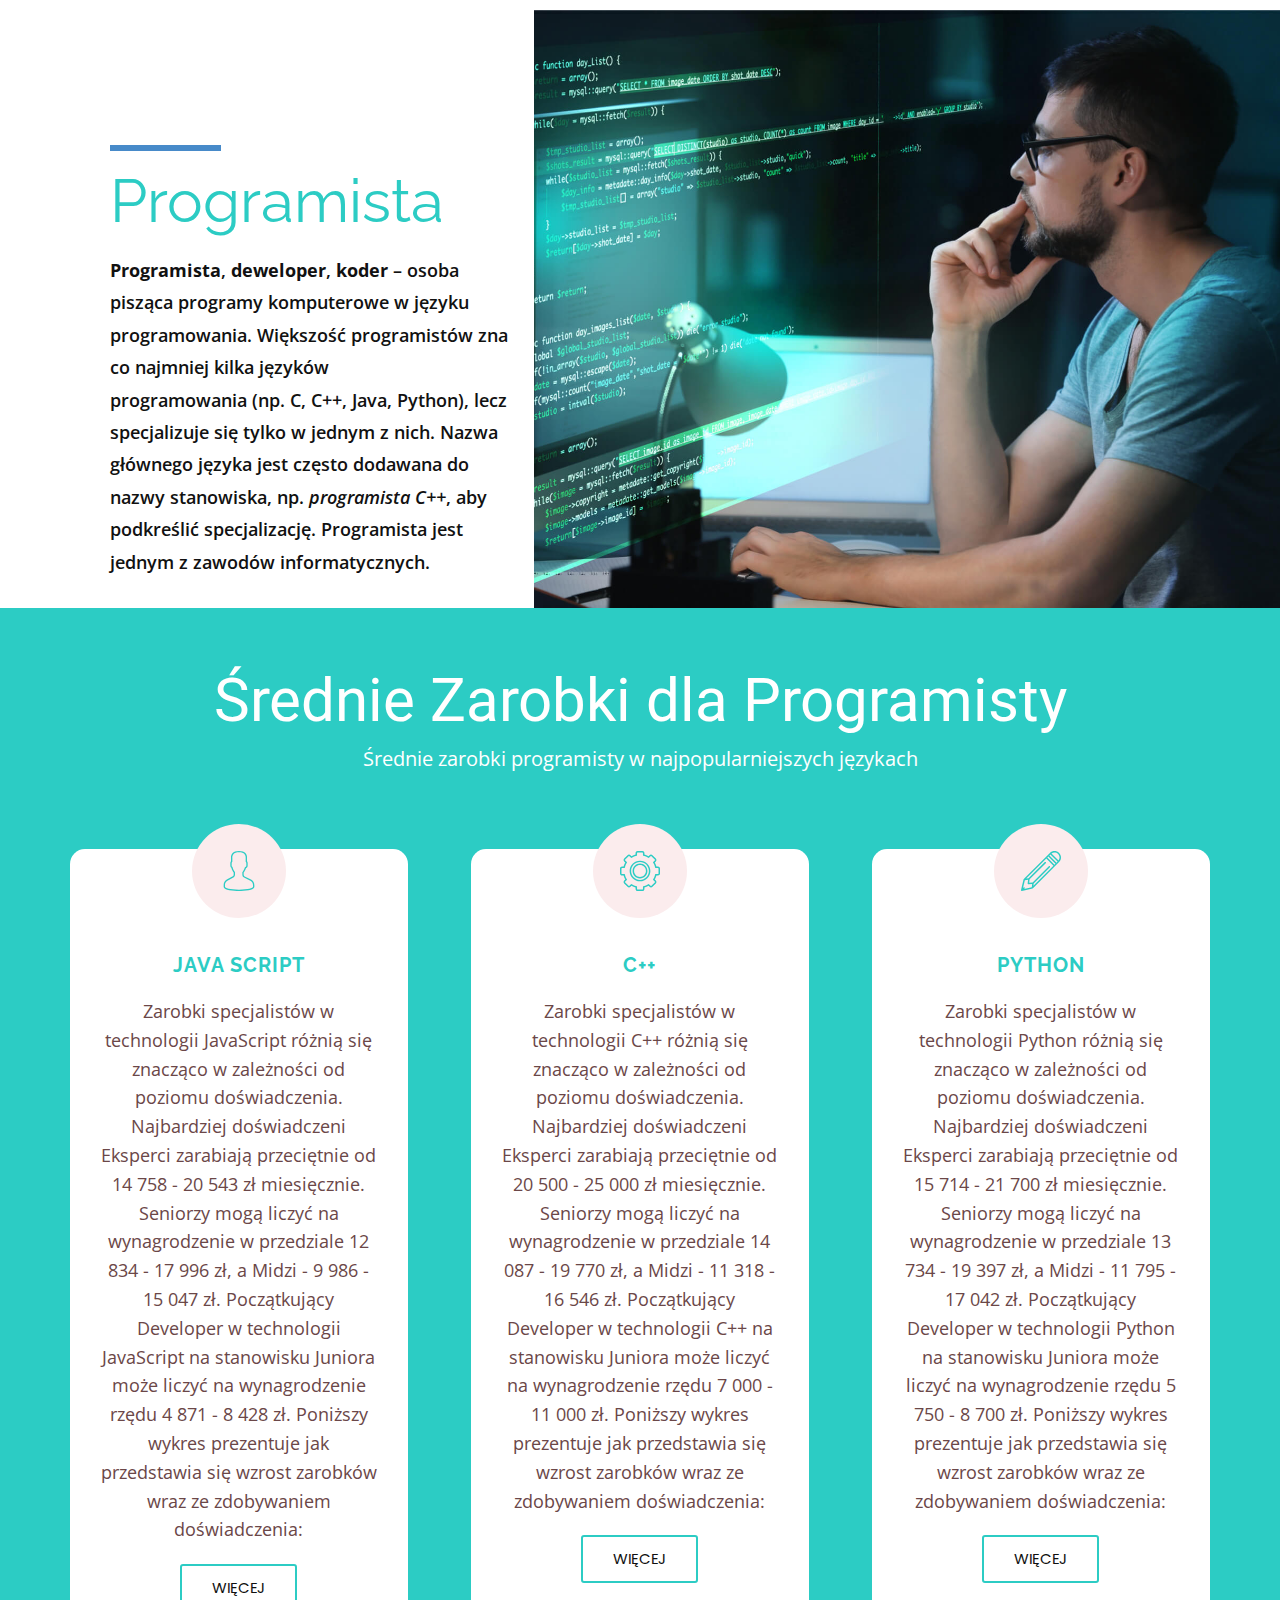
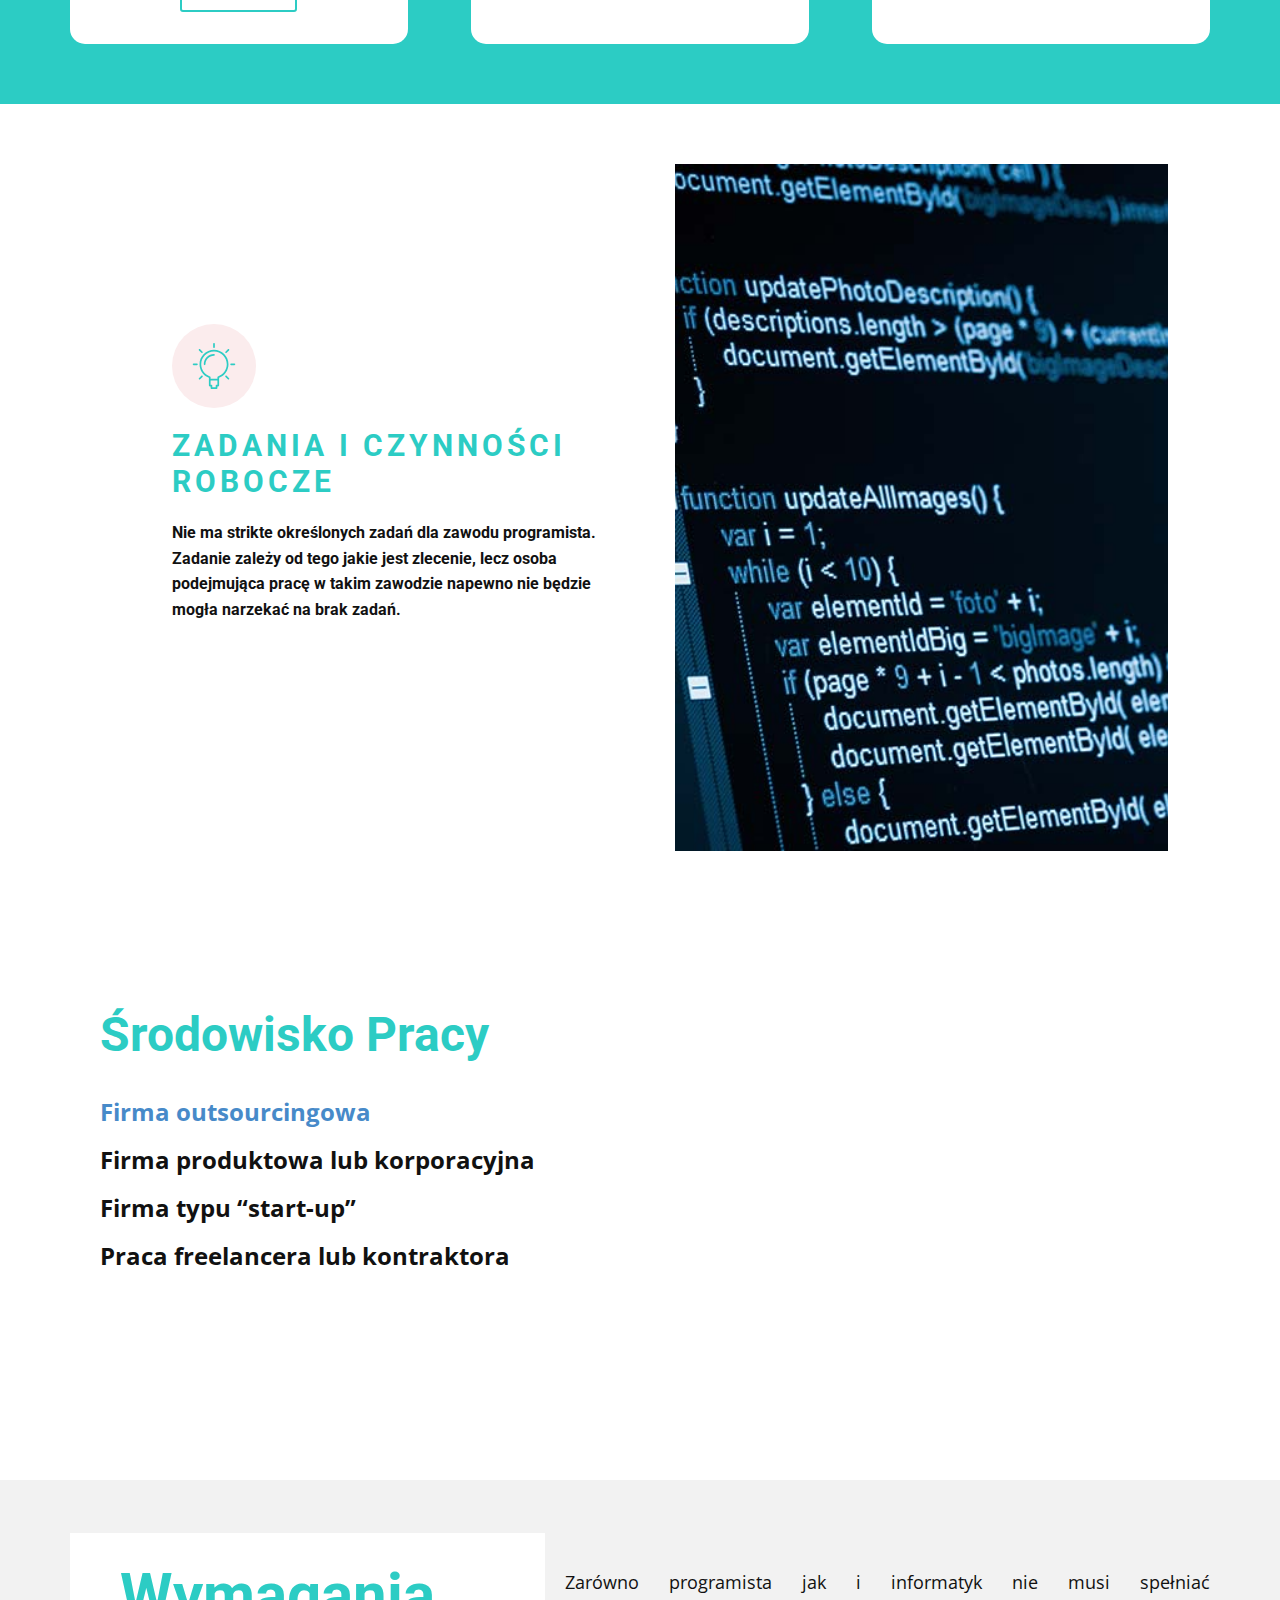
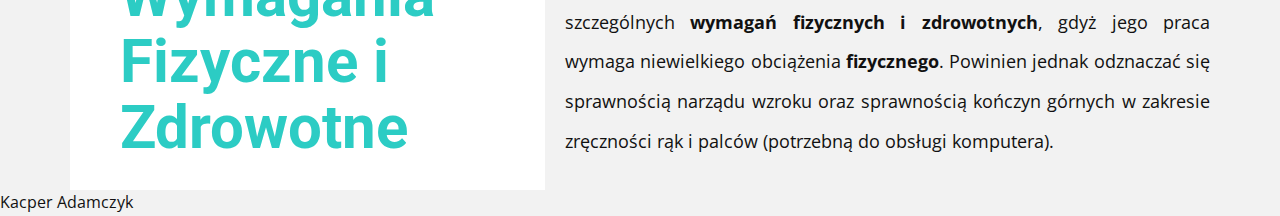
<file: index.html>
<!DOCTYPE html>
<html style="font-size: 16px;" lang="pl-PL">
  <head>
    <meta name="viewport" content="width=device-width, initial-scale=1.0">
    <meta charset="utf-8">
    <meta name="keywords" content="VR headsets, ​VR's Surprising Benefits, ​VR's Surprising Benefits, 1, 2, 3, ​​The benefits of virtual reality, ​Experts reveal four surprising health benefits of VR gaming, Follow Us!">
    <meta name="description" content="">
    <meta name="page_type" content="np-template-header-footer-from-plugin">
    <title>Page 1</title>
    <link rel="stylesheet" href="nicepage.css" media="screen">
<link rel="stylesheet" href="Page-1.css" media="screen">
    <script class="u-script" type="text/javascript" src="jquery.js" defer=""></script>
    <script class="u-script" type="text/javascript" src="nicepage.js" defer=""></script>
    <meta name="generator" content="Nicepage 3.25.0, nicepage.com">
    <link id="u-theme-google-font" rel="stylesheet" href="https://fonts.googleapis.com/css?family=Roboto:100,100i,300,300i,400,400i,500,500i,700,700i,900,900i|Open+Sans:300,300i,400,400i,600,600i,700,700i,800,800i">
    <link id="u-page-google-font" rel="stylesheet" href="https://fonts.googleapis.com/css?family=Raleway:100,100i,200,200i,300,300i,400,400i,500,500i,600,600i,700,700i,800,800i,900,900i|Poppins:100,100i,200,200i,300,300i,400,400i,500,500i,600,600i,700,700i,800,800i,900,900i">
    
    
    
    
    
    
    <script type="application/ld+json">{
		"@context": "http://schema.org",
		"@type": "Organization",
		"name": "Site1"
}</script>
    <meta name="theme-color" content="#478ac9">
    <meta property="og:title" content="Page 1">
    <meta property="og:description" content="">
    <meta property="og:type" content="website">
  </head>
  <body data-home-page="Page-1.html" data-home-page-title="Page 1" class="u-body"><header class="u-clearfix u-header u-header" id="sec-da47"><div class="u-clearfix u-sheet u-sheet-1"></div></header> 
    <section class="u-clearfix u-white u-section-1" id="carousel_65bf">
      <div class="u-clearfix u-layout-wrap u-layout-wrap-1">
        <div class="u-layout">
          <div class="u-layout-row">
            <div class="u-align-left u-container-style u-layout-cell u-left-cell u-size-23 u-layout-cell-1">
              <div class="u-container-layout u-valign-bottom u-container-layout-1">
                <div class="u-border-6 u-border-palette-1-base u-line u-line-horizontal u-line-1"></div>
                <h1 class="u-custom-font u-font-raleway u-text u-text-palette-4-base u-title u-text-1">Programista</h1>
                <p class="u-text u-text-2"><b>Programista</b>,&nbsp;<b>deweloper</b>,&nbsp;<b>koder</b>&nbsp;– osoba pisząca&nbsp;<a href="https://pl.wikipedia.org/wiki/Program_komputerowy" title="Program komputerowy" class="u-active-none u-border-none u-btn u-button-link u-button-style u-hover-none u-none u-text-body-color u-btn-1">programy komputerowe</a>&nbsp;w&nbsp;<a href="https://pl.wikipedia.org/wiki/J%C4%99zyk_programowania" title="Język programowania" class="u-active-none u-border-none u-btn u-button-link u-button-style u-hover-none u-none u-text-body-color u-btn-2">języku programowania</a>. Większość programistów zna co najmniej kilka&nbsp;<a href="https://pl.wikipedia.org/wiki/J%C4%99zyk_programowania" title="Język programowania" class="u-active-none u-border-none u-btn u-button-link u-button-style u-hover-none u-none u-text-body-color u-btn-3">języków programowania</a>&nbsp;(np.&nbsp;<a href="https://pl.wikipedia.org/wiki/C_(j%C4%99zyk_programowania)" title="C (język programowania)" class="u-active-none u-border-none u-btn u-button-link u-button-style u-hover-none u-none u-text-body-color u-btn-4">C</a>,&nbsp;<a href="https://pl.wikipedia.org/wiki/C%2B%2B" title="C++" class="u-active-none u-border-none u-btn u-button-link u-button-style u-hover-none u-none u-text-body-color u-btn-5">C++</a>,&nbsp;<a href="https://pl.wikipedia.org/wiki/Java" title="Java" class="u-active-none u-border-none u-btn u-button-link u-button-style u-hover-none u-none u-text-body-color u-btn-6">Java</a>,&nbsp;<a href="https://pl.wikipedia.org/wiki/Python" title="Python" class="u-active-none u-border-none u-btn u-button-link u-button-style u-hover-none u-none u-text-body-color u-btn-7">Python</a>), lecz specjalizuje się tylko w jednym z nich. Nazwa głównego języka jest często dodawana do nazwy stanowiska, np.&nbsp;<i>programista C++</i>, aby podkreślić specjalizację. Programista jest jednym z&nbsp;<a href="https://pl.wikipedia.org/wiki/Informatyk" title="Informatyk" class="u-active-none u-border-none u-btn u-button-link u-button-style u-hover-none u-none u-text-body-color u-btn-8">zawodów informatycznych</a>.
                </p>
              </div>
            </div>
            <div class="u-container-style u-image u-layout-cell u-right-cell u-size-37 u-image-1" data-image-width="1700" data-image-height="1133">
              <div class="u-container-layout u-container-layout-2"></div>
            </div>
          </div>
        </div>
      </div>
    </section>
    <section class="u-align-center u-clearfix u-palette-4-base u-section-2" id="carousel_d409">
      <div class="u-clearfix u-sheet u-valign-middle u-sheet-1">
        <h1 class="u-text u-text-default u-text-1">Średnie Zarobki dla Programisty</h1>
        <p class="u-text u-text-default u-text-2">Średnie zarobki programisty w najpopularniejszych językach</p>
        <div class="u-expanded-width u-list u-list-1">
          <div class="u-repeater u-repeater-1">
            <div class="u-align-center u-container-style u-list-item u-radius-15 u-repeater-item u-shape-round u-white u-list-item-1">
              <div class="u-container-layout u-similar-container u-container-layout-1"><span class="u-icon u-icon-circle u-palette-2-light-3 u-spacing-27 u-text-palette-4-base u-icon-1"><svg class="u-svg-link" preserveAspectRatio="xMidYMin slice" viewBox="0 0 60 60" style=""><use xmlns:xlink="http://www.w3.org/1999/xlink" xlink:href="#svg-24e7"></use></svg><svg class="u-svg-content" viewBox="0 0 60 60" x="0px" y="0px" id="svg-24e7" style="enable-background:new 0 0 60 60;"><path d="M48.014,42.889l-9.553-4.776C37.56,37.662,37,36.756,37,35.748v-3.381c0.229-0.28,0.47-0.599,0.719-0.951
	c1.239-1.75,2.232-3.698,2.954-5.799C42.084,24.97,43,23.575,43,22v-4c0-0.963-0.36-1.896-1-2.625v-5.319
	c0.056-0.55,0.276-3.824-2.092-6.525C37.854,1.188,34.521,0,30,0s-7.854,1.188-9.908,3.53C17.724,6.231,17.944,9.506,18,10.056
	v5.319c-0.64,0.729-1,1.662-1,2.625v4c0,1.217,0.553,2.352,1.497,3.109c0.916,3.627,2.833,6.36,3.503,7.237v3.309
	c0,0.968-0.528,1.856-1.377,2.32l-8.921,4.866C8.801,44.424,7,47.458,7,50.762V54c0,4.746,15.045,6,23,6s23-1.254,23-6v-3.043
	C53,47.519,51.089,44.427,48.014,42.889z M51,54c0,1.357-7.412,4-21,4S9,55.357,9,54v-3.238c0-2.571,1.402-4.934,3.659-6.164
	l8.921-4.866C23.073,38.917,24,37.354,24,35.655v-4.019l-0.233-0.278c-0.024-0.029-2.475-2.994-3.41-7.065l-0.091-0.396l-0.341-0.22
	C19.346,23.303,19,22.676,19,22v-4c0-0.561,0.238-1.084,0.67-1.475L20,16.228V10l-0.009-0.131c-0.003-0.027-0.343-2.799,1.605-5.021
	C23.253,2.958,26.081,2,30,2c3.905,0,6.727,0.951,8.386,2.828c1.947,2.201,1.625,5.017,1.623,5.041L40,16.228l0.33,0.298
	C40.762,16.916,41,17.439,41,18v4c0,0.873-0.572,1.637-1.422,1.899l-0.498,0.153l-0.16,0.495c-0.669,2.081-1.622,4.003-2.834,5.713
	c-0.297,0.421-0.586,0.794-0.837,1.079L35,31.623v4.125c0,1.77,0.983,3.361,2.566,4.153l9.553,4.776
	C49.513,45.874,51,48.28,51,50.957V54z"></path></svg></span>
                <h5 class="u-custom-font u-font-raleway u-text u-text-default u-text-palette-4-base u-text-3">Java Script</h5>
                <p class="u-text u-text-palette-2-dark-2 u-text-4">Zarobki specjalistów w technologii JavaScript różnią się znacząco w zależności od poziomu doświadczenia. Najbardziej doświadczeni Eksperci zarabiają przeciętnie od 14 758 - 20 543 zł miesięcznie. Seniorzy mogą liczyć na wynagrodzenie w przedziale 12 834 - 17 996 zł, a Midzi - 9 986 - 15 047 zł. Początkujący Developer w technologii JavaScript na stanowisku Juniora może liczyć na wynagrodzenie rzędu 4 871 - 8 428 zł. Poniższy wykres prezentuje jak przedstawia się wzrost zarobków wraz ze zdobywaniem doświadczenia:</p>
                <a href="https://zarobki.it/raport/JavaScript" class="u-border-2 u-border-active-grey-30 u-border-hover-grey-30 u-border-palette-4-base u-btn u-btn-round u-button-style u-custom-font u-none u-radius-3 u-text-active-black u-text-body-color u-text-hover-black u-btn-1" target="_blank">WIĘCEJ</a>
              </div>
            </div>
            <div class="u-align-center u-container-style u-list-item u-radius-15 u-repeater-item u-shape-round u-white u-list-item-2">
              <div class="u-container-layout u-similar-container u-container-layout-2"><span class="u-icon u-icon-circle u-palette-2-light-3 u-spacing-27 u-text-palette-4-base u-icon-2"><svg class="u-svg-link" preserveAspectRatio="xMidYMin slice" viewBox="0 0 54 54" style=""><use xmlns:xlink="http://www.w3.org/1999/xlink" xlink:href="#svg-2de7"></use></svg><svg class="u-svg-content" viewBox="0 0 54 54" x="0px" y="0px" id="svg-2de7" style="enable-background:new 0 0 54 54;"><g><path d="M27,13c-7.72,0-14,6.28-14,14s6.28,14,14,14s14-6.28,14-14S34.72,13,27,13z M27,39c-6.617,0-12-5.383-12-12s5.383-12,12-12
		s12,5.383,12,12S33.617,39,27,39z"></path><path d="M51.22,21h-2.018c-0.515-1.912-1.272-3.742-2.26-5.457l1.426-1.426c0.525-0.525,0.814-1.224,0.814-1.966
		c0-0.743-0.289-1.441-0.814-1.967l-4.553-4.553c-1.05-1.049-2.881-1.051-3.933,0l-1.426,1.426C36.74,6.07,34.911,5.313,33,4.798
		V2.78C33,1.247,31.753,0,30.22,0H23.78C22.247,0,21,1.247,21,2.78v2.018c-1.911,0.515-3.74,1.272-5.457,2.26l-1.426-1.426
		c-1.051-1.052-2.883-1.05-3.933,0l-4.553,4.553c-0.525,0.525-0.814,1.224-0.814,1.967c0,0.742,0.289,1.44,0.814,1.966l1.426,1.426
		C6.07,17.258,5.312,19.088,4.798,21H2.78C1.247,21,0,22.247,0,23.78v6.439C0,31.753,1.247,33,2.78,33h2.018
		c0.515,1.911,1.272,3.74,2.26,5.457l-1.426,1.426c-0.525,0.525-0.814,1.224-0.814,1.966c0,0.743,0.289,1.441,0.814,1.967
		l4.553,4.553c1.05,1.051,2.882,1.052,3.933,0l1.426-1.426c1.717,0.987,3.546,1.745,5.457,2.26v2.018c0,1.533,1.247,2.78,2.78,2.78
		h6.439c1.533,0,2.78-1.247,2.78-2.78v-2.018c1.911-0.515,3.74-1.272,5.457-2.26l1.426,1.426c1.052,1.052,2.882,1.05,3.933,0
		l4.553-4.553c0.525-0.525,0.814-1.224,0.814-1.967c0-0.742-0.289-1.44-0.814-1.966l-1.426-1.426
		c0.987-1.717,1.745-3.546,2.26-5.457h2.018c1.533,0,2.78-1.247,2.78-2.78V23.78C54,22.247,52.753,21,51.22,21z M52,30.22
		C52,30.65,51.65,31,51.22,31h-3.592l-0.18,0.773c-0.521,2.237-1.399,4.36-2.613,6.311l-0.42,0.674l2.539,2.539
		c0.305,0.305,0.305,0.8,0,1.104l-4.553,4.553c-0.304,0.304-0.799,0.306-1.104,0l-2.539-2.539l-0.674,0.42
		c-1.95,1.214-4.073,2.093-6.311,2.613L31,47.628v3.592C31,51.65,30.65,52,30.22,52H23.78C23.35,52,23,51.65,23,51.22v-3.592
		l-0.773-0.18c-2.237-0.521-4.36-1.399-6.311-2.613l-0.674-0.42l-2.539,2.539c-0.306,0.306-0.801,0.304-1.104,0l-4.553-4.553
		c-0.305-0.305-0.305-0.8,0-1.104l2.539-2.539l-0.42-0.674c-1.214-1.95-2.093-4.073-2.613-6.311L6.372,31H2.78
		C2.35,31,2,30.65,2,30.22V23.78C2,23.35,2.35,23,2.78,23h3.592l0.18-0.773c0.521-2.238,1.399-4.361,2.613-6.311l0.42-0.674
		l-2.539-2.539c-0.305-0.305-0.305-0.8,0-1.104l4.553-4.553c0.304-0.304,0.799-0.306,1.104,0l2.539,2.539l0.674-0.42
		c1.95-1.214,4.073-2.093,6.311-2.613L23,6.372V2.78C23,2.35,23.35,2,23.78,2h6.439C30.65,2,31,2.35,31,2.78v3.592l0.773,0.18
		c2.237,0.521,4.36,1.399,6.311,2.613l0.674,0.42l2.539-2.539c0.306-0.306,0.801-0.304,1.104,0l4.553,4.553
		c0.305,0.305,0.305,0.8,0,1.104l-2.539,2.539l0.42,0.674c1.214,1.949,2.093,4.072,2.613,6.311L47.628,23h3.592
		C51.65,23,52,23.35,52,23.78V30.22z"></path><path d="M27,17c-5.514,0-10,4.486-10,10s4.486,10,10,10s10-4.486,10-10S32.514,17,27,17z M27,35c-4.411,0-8-3.589-8-8s3.589-8,8-8
		s8,3.589,8,8S31.411,35,27,35z"></path>
</g></svg></span>
                <h5 class="u-custom-font u-font-raleway u-text u-text-default u-text-palette-4-base u-text-5">C++</h5>
                <p class="u-text u-text-palette-2-dark-2 u-text-6">Zarobki specjalistów w technologii C++ różnią się znacząco w zależności od poziomu doświadczenia. Najbardziej doświadczeni Eksperci zarabiają przeciętnie od 20 500 - 25 000 zł miesięcznie. Seniorzy mogą liczyć na wynagrodzenie w przedziale 14 087 - 19 770 zł, a Midzi - 11 318 - 16 546 zł. Początkujący Developer w technologii C++ na stanowisku Juniora może liczyć na wynagrodzenie rzędu 7 000 - 11 000 zł. Poniższy wykres prezentuje jak przedstawia się wzrost zarobków wraz ze zdobywaniem doświadczenia:</p>
                <a href="https://zarobki.it/raport/C++" class="u-border-2 u-border-active-grey-30 u-border-hover-grey-30 u-border-palette-4-base u-btn u-btn-round u-button-style u-custom-font u-none u-radius-3 u-text-active-black u-text-body-color u-text-hover-black u-btn-2" target="_blank">WIĘCEJ</a>
              </div>
            </div>
            <div class="u-align-center u-container-style u-list-item u-radius-15 u-repeater-item u-shape-round u-white u-list-item-3">
              <div class="u-container-layout u-similar-container u-container-layout-3"><span class="u-icon u-icon-circle u-palette-2-light-3 u-spacing-27 u-text-palette-4-base u-icon-3"><svg class="u-svg-link" preserveAspectRatio="xMidYMin slice" viewBox="0 0 55.25 55.25" style=""><use xmlns:xlink="http://www.w3.org/1999/xlink" xlink:href="#svg-b2fc"></use></svg><svg class="u-svg-content" viewBox="0 0 55.25 55.25" x="0px" y="0px" id="svg-b2fc" style="enable-background:new 0 0 55.25 55.25;"><path d="M52.618,2.631c-3.51-3.508-9.219-3.508-12.729,0L3.827,38.693C3.81,38.71,3.8,38.731,3.785,38.749
	c-0.021,0.024-0.039,0.05-0.058,0.076c-0.053,0.074-0.094,0.153-0.125,0.239c-0.009,0.026-0.022,0.049-0.029,0.075
	c-0.003,0.01-0.009,0.02-0.012,0.03l-3.535,14.85c-0.016,0.067-0.02,0.135-0.022,0.202C0.004,54.234,0,54.246,0,54.259
	c0.001,0.114,0.026,0.225,0.065,0.332c0.009,0.025,0.019,0.047,0.03,0.071c0.049,0.107,0.11,0.21,0.196,0.296
	c0.095,0.095,0.207,0.168,0.328,0.218c0.121,0.05,0.25,0.075,0.379,0.075c0.077,0,0.155-0.009,0.231-0.027l14.85-3.535
	c0.027-0.006,0.051-0.021,0.077-0.03c0.034-0.011,0.066-0.024,0.099-0.039c0.072-0.033,0.139-0.074,0.201-0.123
	c0.024-0.019,0.049-0.033,0.072-0.054c0.008-0.008,0.018-0.012,0.026-0.02l36.063-36.063C56.127,11.85,56.127,6.14,52.618,2.631z
	 M51.204,4.045c2.488,2.489,2.7,6.397,0.65,9.137l-9.787-9.787C44.808,1.345,48.716,1.557,51.204,4.045z M46.254,18.895l-9.9-9.9
	l1.414-1.414l9.9,9.9L46.254,18.895z M4.961,50.288c-0.391-0.391-1.023-0.391-1.414,0L2.79,51.045l2.554-10.728l4.422-0.491
	l-0.569,5.122c-0.004,0.038,0.01,0.073,0.01,0.11c0,0.038-0.014,0.072-0.01,0.11c0.004,0.033,0.021,0.06,0.028,0.092
	c0.012,0.058,0.029,0.111,0.05,0.165c0.026,0.065,0.057,0.124,0.095,0.181c0.031,0.046,0.062,0.087,0.1,0.127
	c0.048,0.051,0.1,0.094,0.157,0.134c0.045,0.031,0.088,0.06,0.138,0.084C9.831,45.982,9.9,46,9.972,46.017
	c0.038,0.009,0.069,0.03,0.108,0.035c0.036,0.004,0.072,0.006,0.109,0.006c0,0,0.001,0,0.001,0c0,0,0.001,0,0.001,0h0.001
	c0,0,0.001,0,0.001,0c0.036,0,0.073-0.002,0.109-0.006l5.122-0.569l-0.491,4.422L4.204,52.459l0.757-0.757
	C5.351,51.312,5.351,50.679,4.961,50.288z M17.511,44.809L39.889,22.43c0.391-0.391,0.391-1.023,0-1.414s-1.023-0.391-1.414,0
	L16.097,43.395l-4.773,0.53l0.53-4.773l22.38-22.378c0.391-0.391,0.391-1.023,0-1.414s-1.023-0.391-1.414,0L10.44,37.738
	l-3.183,0.354L34.94,10.409l9.9,9.9L17.157,47.992L17.511,44.809z M49.082,16.067l-9.9-9.9l1.415-1.415l9.9,9.9L49.082,16.067z"></path></svg></span>
                <h5 class="u-custom-font u-font-raleway u-text u-text-default u-text-palette-4-base u-text-7"> Python</h5>
                <p class="u-text u-text-palette-2-dark-2 u-text-8">Zarobki specjalistów w technologii Python różnią się znacząco w zależności od poziomu doświadczenia. Najbardziej doświadczeni Eksperci zarabiają przeciętnie od 15 714 - 21 700 zł miesięcznie. Seniorzy mogą liczyć na wynagrodzenie w przedziale 13 734 - 19 397 zł, a Midzi - 11 795 - 17 042 zł. Początkujący Developer w technologii Python na stanowisku Juniora może liczyć na wynagrodzenie rzędu 5 750 - 8 700 zł. Poniższy wykres prezentuje jak przedstawia się wzrost zarobków wraz ze zdobywaniem doświadczenia:</p>
                <a href="https://zarobki.it/raport/Python" class="u-border-2 u-border-active-grey-30 u-border-hover-grey-30 u-border-palette-4-base u-btn u-btn-round u-button-style u-custom-font u-none u-radius-3 u-text-active-black u-text-body-color u-text-hover-black u-btn-3">WIĘCEJ</a>
              </div>
            </div>
          </div>
        </div>
      </div>
    </section>
    <section class="u-align-center u-clearfix u-section-3" id="sec-4073">
      <div class="u-clearfix u-sheet u-valign-middle u-sheet-1">
        <div class="u-clearfix u-layout-wrap u-layout-wrap-1">
          <div class="u-layout">
            <div class="u-layout-row">
              <div class="u-align-left u-container-style u-layout-cell u-left-cell u-size-32 u-layout-cell-1">
                <div class="u-container-layout u-container-layout-1"><span class="u-icon u-icon-circle u-palette-2-light-3 u-spacing-19 u-text-palette-4-base u-icon-1"><svg class="u-svg-link" preserveAspectRatio="xMidYMin slice" viewBox="0 0 54 54" style=""><use xmlns:xlink="http://www.w3.org/1999/xlink" xlink:href="#svg-7a6c"></use></svg><svg class="u-svg-content" viewBox="0 0 54 54" x="0px" y="0px" id="svg-7a6c" style="enable-background:new 0 0 54 54;"><g><path d="M27,8c-9.374,0-17,7.626-17,17c0,7.112,4.391,13.412,11,15.9V50c0,0.553,0.447,1,1,1h1v2c0,0.553,0.447,1,1,1h6
		c0.553,0,1-0.447,1-1v-2h1c0.553,0,1-0.447,1-1v-9.1c6.609-2.488,11-8.788,11-15.9C44,15.626,36.374,8,27,8z M30,49
		c-0.553,0-1,0.447-1,1v2h-4v-2c0-0.553-0.447-1-1-1h-1v-5h8v5H30z M31.688,39.242C31.277,39.377,31,39.761,31,40.192V42h-8v-1.808
		c0-0.432-0.277-0.815-0.688-0.95C16.145,37.214,12,31.49,12,25c0-8.271,6.729-15,15-15s15,6.729,15,15
		C42,31.49,37.855,37.214,31.688,39.242z"></path><path d="M27,6c0.553,0,1-0.447,1-1V1c0-0.553-0.447-1-1-1s-1,0.447-1,1v4C26,5.553,26.447,6,27,6z"></path><path d="M51,24h-4c-0.553,0-1,0.447-1,1s0.447,1,1,1h4c0.553,0,1-0.447,1-1S51.553,24,51,24z"></path><path d="M7,24H3c-0.553,0-1,0.447-1,1s0.447,1,1,1h4c0.553,0,1-0.447,1-1S7.553,24,7,24z"></path><path d="M43.264,7.322l-2.828,2.828c-0.391,0.391-0.391,1.023,0,1.414c0.195,0.195,0.451,0.293,0.707,0.293
		s0.512-0.098,0.707-0.293l2.828-2.828c0.391-0.391,0.391-1.023,0-1.414S43.654,6.932,43.264,7.322z"></path><path d="M12.15,38.436l-2.828,2.828c-0.391,0.391-0.391,1.023,0,1.414c0.195,0.195,0.451,0.293,0.707,0.293
		s0.512-0.098,0.707-0.293l2.828-2.828c0.391-0.391,0.391-1.023,0-1.414S12.541,38.045,12.15,38.436z"></path><path d="M41.85,38.436c-0.391-0.391-1.023-0.391-1.414,0s-0.391,1.023,0,1.414l2.828,2.828c0.195,0.195,0.451,0.293,0.707,0.293
		s0.512-0.098,0.707-0.293c0.391-0.391,0.391-1.023,0-1.414L41.85,38.436z"></path><path d="M12.15,11.564c0.195,0.195,0.451,0.293,0.707,0.293s0.512-0.098,0.707-0.293c0.391-0.391,0.391-1.023,0-1.414l-2.828-2.828
		c-0.391-0.391-1.023-0.391-1.414,0s-0.391,1.023,0,1.414L12.15,11.564z"></path><path d="M27,13c-6.617,0-12,5.383-12,12c0,0.553,0.447,1,1,1s1-0.447,1-1c0-5.514,4.486-10,10-10c0.553,0,1-0.447,1-1
		S27.553,13,27,13z"></path>
</g></svg></span>
                  <h4 class="u-text u-text-default u-text-palette-4-base u-text-1">Zadania i czynności robocze</h4>
                  <p class="u-custom-font u-heading-font u-text u-text-2">
                    <span style="font-weight: 700;">Nie ma strikte określonych zadań dla zawodu programista. Zadanie zależy od tego jakie jest zlecenie, lecz osoba podejmująca pracę w takim zawodzie napewno nie będzie mogła narzekać na brak zadań.</span>
                    <br>
                  </p>
                </div>
              </div>
              <div class="u-container-style u-image u-layout-cell u-right-cell u-size-28 u-image-1" data-image-width="870" data-image-height="550">
                <div class="u-container-layout u-valign-middle u-container-layout-2"></div>
              </div>
            </div>
          </div>
        </div>
      </div>
    </section>
    <section class="u-clearfix u-section-4" id="carousel_0ef7">
      <div class="u-clearfix u-sheet u-sheet-1">
        <div class="u-clearfix u-expanded-width u-layout-wrap u-layout-wrap-1">
          <div class="u-layout">
            <div class="u-layout-row">
              <div class="u-container-style u-layout-cell u-size-60 u-layout-cell-1">
                <div class="u-container-layout u-container-layout-1">
                  <h6 class="u-text u-text-palette-4-base u-text-1">Środowisko Pracy </h6>
                  <h5 class="u-align-justify u-custom-font u-text u-text-font u-text-2">
                    <a href="files/Firmaoutsourcingowa.txt" class="u-active-none u-border-none u-btn u-button-link u-button-style u-file-link u-hover-none u-none u-text-palette-1-base u-btn-1" target="_blank">Firma outsourcingowa</a>
                    <br>Firma produktowa lub korporacyjna<br>Firma typu “start-up”<br>Praca freelancera lub kontraktora
                  </h5>
                </div>
              </div>
            </div>
          </div>
        </div>
      </div>
    </section>
    <section class="u-align-left u-clearfix u-grey-5 u-section-5" id="carousel_f2e9">
      <div class="u-clearfix u-sheet u-sheet-1">
        <div class="u-clearfix u-expanded-width u-layout-wrap u-layout-wrap-1">
          <div class="u-layout">
            <div class="u-layout-row">
              <div class="u-align-left u-container-style u-layout-cell u-size-25-lg u-size-25-xl u-size-28-md u-size-28-sm u-size-28-xs u-white u-layout-cell-1">
                <div class="u-container-layout u-container-layout-1">
                  <h2 class="u-text u-text-default u-text-palette-4-base u-text-1">Wymagania Fizyczne i Zdrowotne</h2>
                </div>
              </div>
              <div class="u-container-style u-layout-cell u-size-32-md u-size-32-sm u-size-32-xs u-size-35-lg u-size-35-xl u-layout-cell-2">
                <div class="u-container-layout u-container-layout-2">
                  <p class="u-align-justify u-text u-text-2">Zarówno programista jak i informatyk nie musi spełniać szczególnych&nbsp;<b>wymagań fizycznych i zdrowotnych</b>, gdyż jego praca wymaga niewielkiego obciążenia&nbsp;<b>fizycznego</b>. Powinien jednak odznaczać się sprawnością narządu wzroku oraz s​prawnością kończyn górnych w zakresie zręczności rąk i palców (potrzebną do obsługi komputera).
                  </p>
                </div>
              </div>
            </div>
          </div>
        </div>
      </div>
  </body>
</html>
	
	
	
	
	
	
	
	
	
	
	
	
	
Kacper Adamczyk
</file>
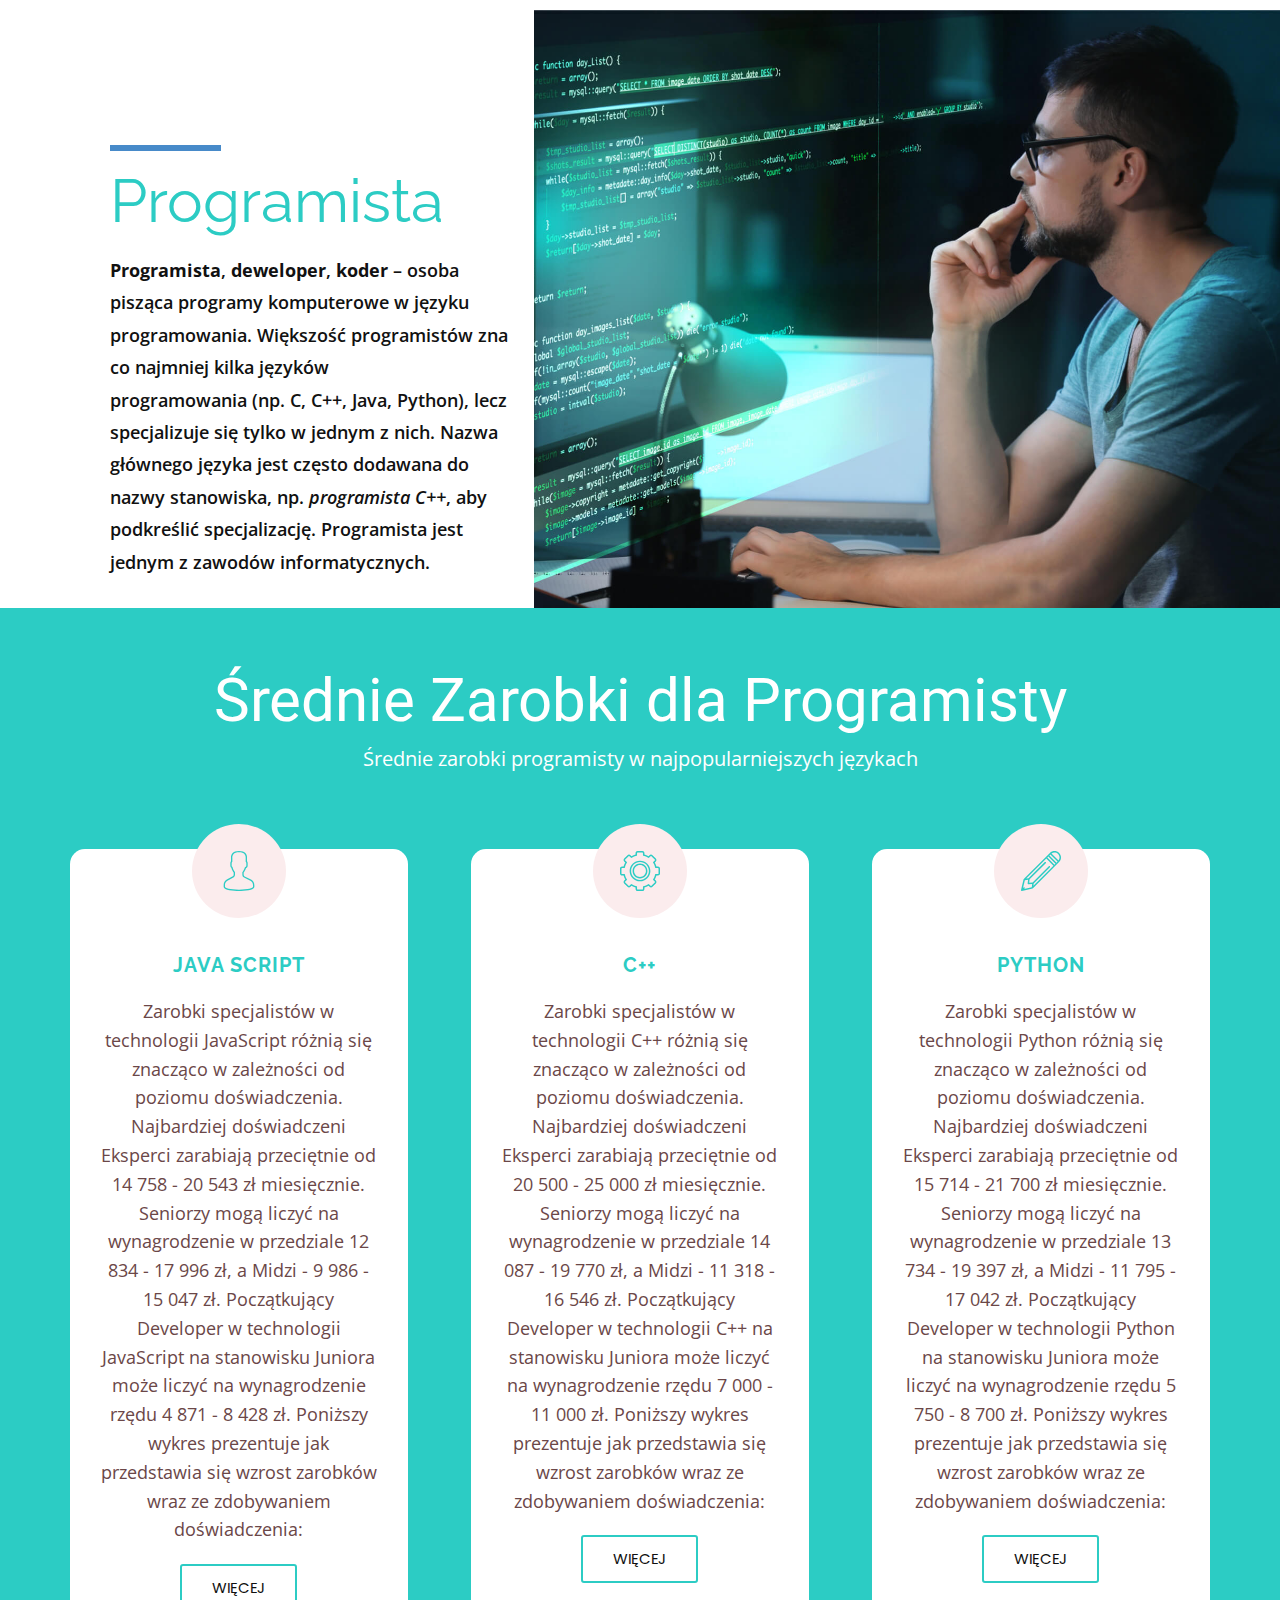
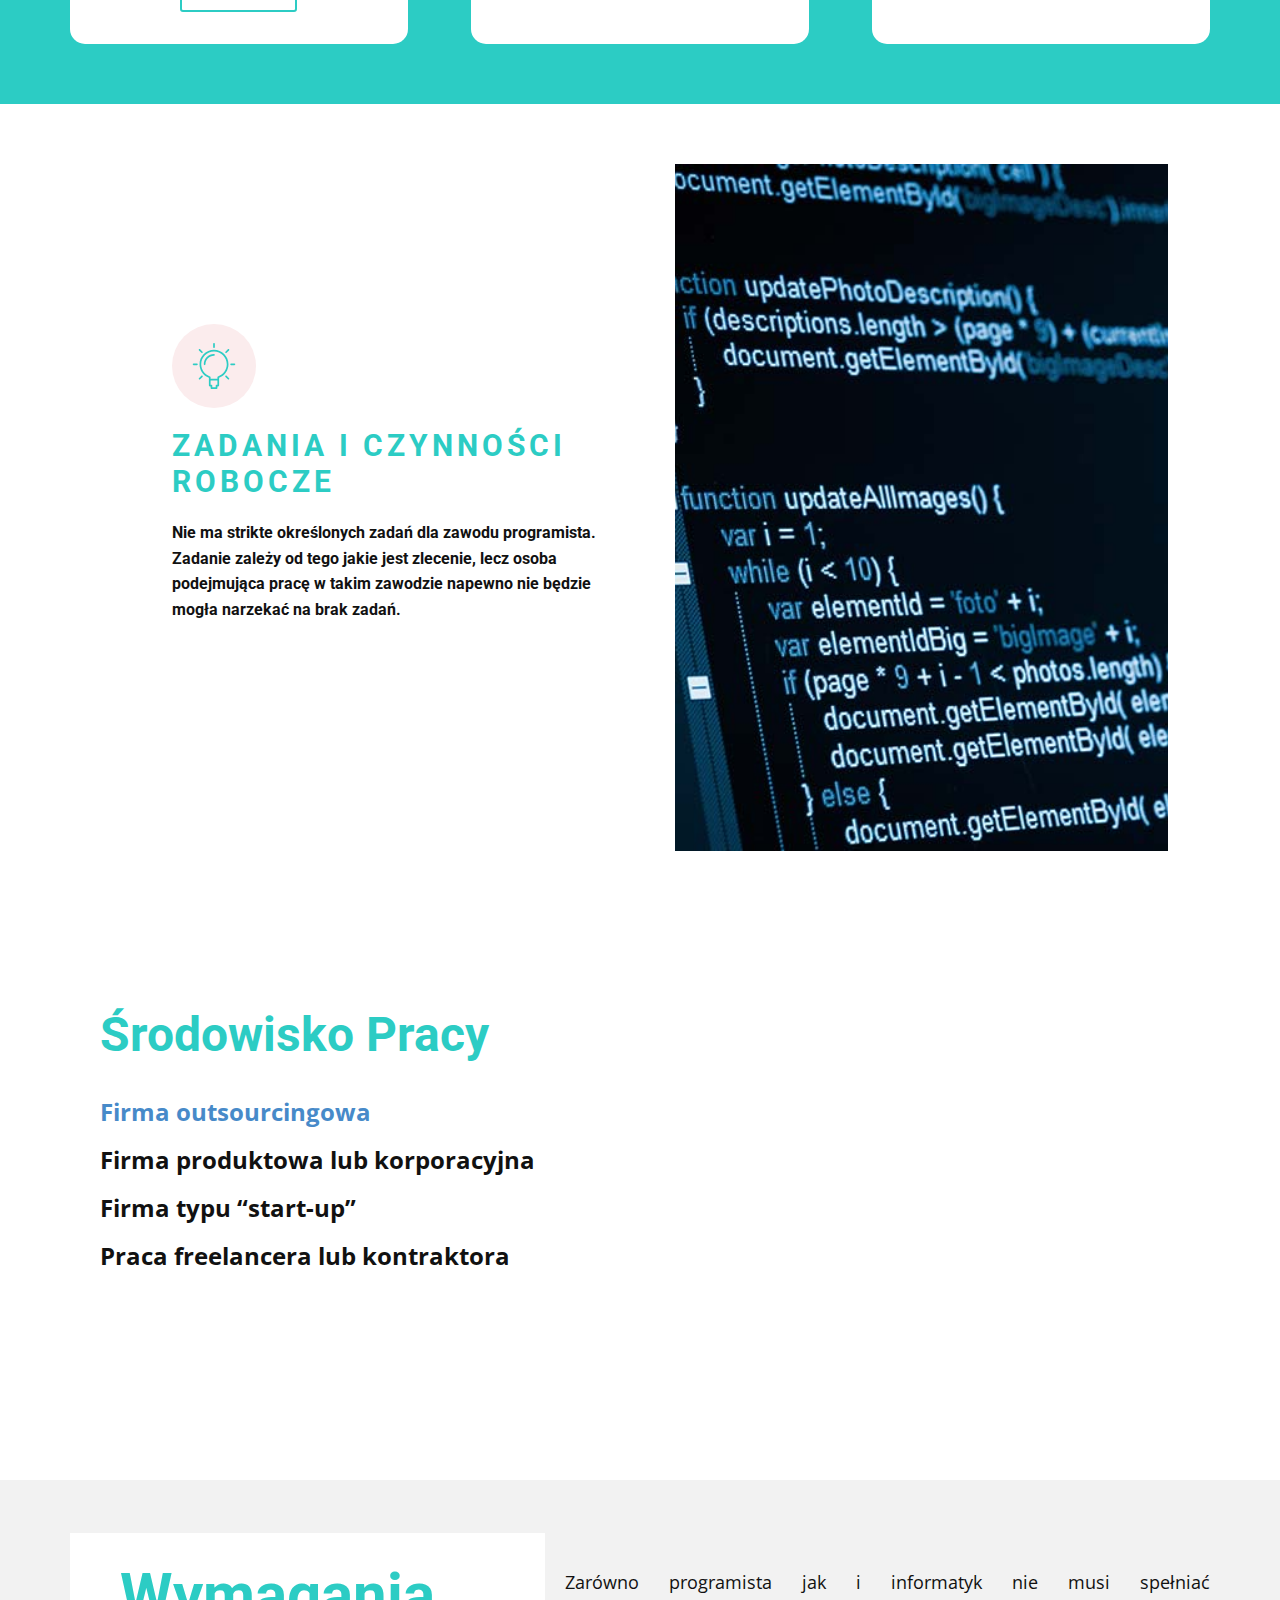
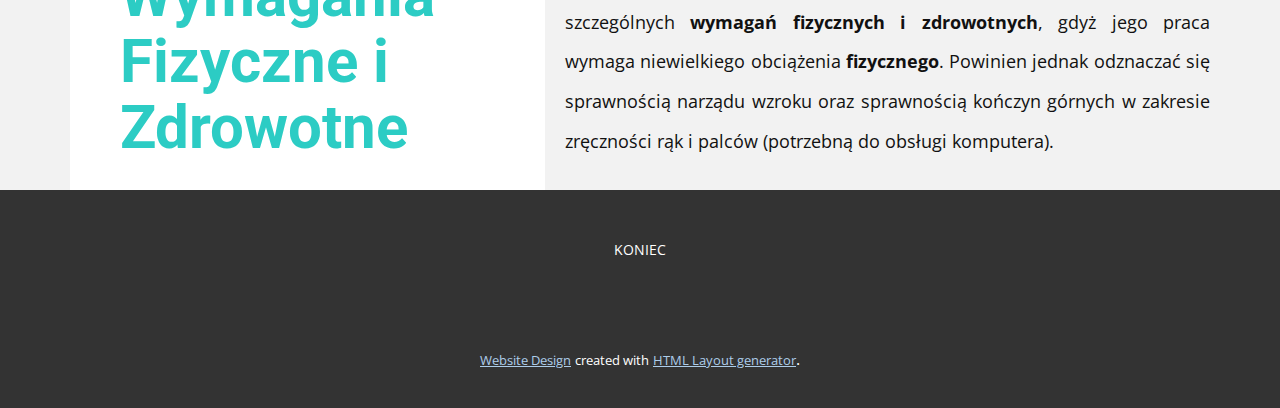
<file: Page-1.html>
<!DOCTYPE html>
<html style="font-size: 16px;" lang="pl-PL">
  <head>
    <meta name="viewport" content="width=device-width, initial-scale=1.0">
    <meta charset="utf-8">
    <meta name="keywords" content="VR headsets, ​VR's Surprising Benefits, ​VR's Surprising Benefits, 1, 2, 3, ​​The benefits of virtual reality, ​Experts reveal four surprising health benefits of VR gaming, Follow Us!">
    <meta name="description" content="">
    <meta name="page_type" content="np-template-header-footer-from-plugin">
    <title>Page 1</title>
    <link rel="stylesheet" href="nicepage.css" media="screen">
<link rel="stylesheet" href="Page-1.css" media="screen">
    <script class="u-script" type="text/javascript" src="jquery.js" defer=""></script>
    <script class="u-script" type="text/javascript" src="nicepage.js" defer=""></script>
    <meta name="generator" content="Nicepage 3.25.0, nicepage.com">
    <link id="u-theme-google-font" rel="stylesheet" href="https://fonts.googleapis.com/css?family=Roboto:100,100i,300,300i,400,400i,500,500i,700,700i,900,900i|Open+Sans:300,300i,400,400i,600,600i,700,700i,800,800i">
    <link id="u-page-google-font" rel="stylesheet" href="https://fonts.googleapis.com/css?family=Raleway:100,100i,200,200i,300,300i,400,400i,500,500i,600,600i,700,700i,800,800i,900,900i|Poppins:100,100i,200,200i,300,300i,400,400i,500,500i,600,600i,700,700i,800,800i,900,900i">
    
    
    
    
    
    
    <script type="application/ld+json">{
		"@context": "http://schema.org",
		"@type": "Organization",
		"name": "Site1"
}</script>
    <meta name="theme-color" content="#478ac9">
    <meta property="og:title" content="Page 1">
    <meta property="og:description" content="">
    <meta property="og:type" content="website">
  </head>
  <body class="u-body"><header class="u-clearfix u-header u-header" id="sec-da47"><div class="u-clearfix u-sheet u-sheet-1"></div></header> 
    <section class="u-clearfix u-white u-section-1" id="carousel_65bf">
      <div class="u-clearfix u-layout-wrap u-layout-wrap-1">
        <div class="u-layout">
          <div class="u-layout-row">
            <div class="u-align-left u-container-style u-layout-cell u-left-cell u-size-23 u-layout-cell-1">
              <div class="u-container-layout u-valign-bottom u-container-layout-1">
                <div class="u-border-6 u-border-palette-1-base u-line u-line-horizontal u-line-1"></div>
                <h1 class="u-custom-font u-font-raleway u-text u-text-palette-4-base u-title u-text-1">Programista</h1>
                <p class="u-text u-text-2"><b>Programista</b>,&nbsp;<b>deweloper</b>,&nbsp;<b>koder</b>&nbsp;– osoba pisząca&nbsp;<a href="https://pl.wikipedia.org/wiki/Program_komputerowy" title="Program komputerowy" class="u-active-none u-border-none u-btn u-button-link u-button-style u-hover-none u-none u-text-body-color u-btn-1">programy komputerowe</a>&nbsp;w&nbsp;<a href="https://pl.wikipedia.org/wiki/J%C4%99zyk_programowania" title="Język programowania" class="u-active-none u-border-none u-btn u-button-link u-button-style u-hover-none u-none u-text-body-color u-btn-2">języku programowania</a>. Większość programistów zna co najmniej kilka&nbsp;<a href="https://pl.wikipedia.org/wiki/J%C4%99zyk_programowania" title="Język programowania" class="u-active-none u-border-none u-btn u-button-link u-button-style u-hover-none u-none u-text-body-color u-btn-3">języków programowania</a>&nbsp;(np.&nbsp;<a href="https://pl.wikipedia.org/wiki/C_(j%C4%99zyk_programowania)" title="C (język programowania)" class="u-active-none u-border-none u-btn u-button-link u-button-style u-hover-none u-none u-text-body-color u-btn-4">C</a>,&nbsp;<a href="https://pl.wikipedia.org/wiki/C%2B%2B" title="C++" class="u-active-none u-border-none u-btn u-button-link u-button-style u-hover-none u-none u-text-body-color u-btn-5">C++</a>,&nbsp;<a href="https://pl.wikipedia.org/wiki/Java" title="Java" class="u-active-none u-border-none u-btn u-button-link u-button-style u-hover-none u-none u-text-body-color u-btn-6">Java</a>,&nbsp;<a href="https://pl.wikipedia.org/wiki/Python" title="Python" class="u-active-none u-border-none u-btn u-button-link u-button-style u-hover-none u-none u-text-body-color u-btn-7">Python</a>), lecz specjalizuje się tylko w jednym z nich. Nazwa głównego języka jest często dodawana do nazwy stanowiska, np.&nbsp;<i>programista C++</i>, aby podkreślić specjalizację. Programista jest jednym z&nbsp;<a href="https://pl.wikipedia.org/wiki/Informatyk" title="Informatyk" class="u-active-none u-border-none u-btn u-button-link u-button-style u-hover-none u-none u-text-body-color u-btn-8">zawodów informatycznych</a>.
                </p>
              </div>
            </div>
            <div class="u-container-style u-image u-layout-cell u-right-cell u-size-37 u-image-1" data-image-width="1700" data-image-height="1133">
              <div class="u-container-layout u-container-layout-2"></div>
            </div>
          </div>
        </div>
      </div>
    </section>
    <section class="u-align-center u-clearfix u-palette-4-base u-section-2" id="carousel_d409">
      <div class="u-clearfix u-sheet u-valign-middle u-sheet-1">
        <h1 class="u-text u-text-default u-text-1">Średnie Zarobki dla Programisty</h1>
        <p class="u-text u-text-default u-text-2">Średnie zarobki programisty w najpopularniejszych językach</p>
        <div class="u-expanded-width u-list u-list-1">
          <div class="u-repeater u-repeater-1">
            <div class="u-align-center u-container-style u-list-item u-radius-15 u-repeater-item u-shape-round u-white u-list-item-1">
              <div class="u-container-layout u-similar-container u-container-layout-1"><span class="u-icon u-icon-circle u-palette-2-light-3 u-spacing-27 u-text-palette-4-base u-icon-1"><svg class="u-svg-link" preserveAspectRatio="xMidYMin slice" viewBox="0 0 60 60" style=""><use xmlns:xlink="http://www.w3.org/1999/xlink" xlink:href="#svg-24e7"></use></svg><svg class="u-svg-content" viewBox="0 0 60 60" x="0px" y="0px" id="svg-24e7" style="enable-background:new 0 0 60 60;"><path d="M48.014,42.889l-9.553-4.776C37.56,37.662,37,36.756,37,35.748v-3.381c0.229-0.28,0.47-0.599,0.719-0.951
	c1.239-1.75,2.232-3.698,2.954-5.799C42.084,24.97,43,23.575,43,22v-4c0-0.963-0.36-1.896-1-2.625v-5.319
	c0.056-0.55,0.276-3.824-2.092-6.525C37.854,1.188,34.521,0,30,0s-7.854,1.188-9.908,3.53C17.724,6.231,17.944,9.506,18,10.056
	v5.319c-0.64,0.729-1,1.662-1,2.625v4c0,1.217,0.553,2.352,1.497,3.109c0.916,3.627,2.833,6.36,3.503,7.237v3.309
	c0,0.968-0.528,1.856-1.377,2.32l-8.921,4.866C8.801,44.424,7,47.458,7,50.762V54c0,4.746,15.045,6,23,6s23-1.254,23-6v-3.043
	C53,47.519,51.089,44.427,48.014,42.889z M51,54c0,1.357-7.412,4-21,4S9,55.357,9,54v-3.238c0-2.571,1.402-4.934,3.659-6.164
	l8.921-4.866C23.073,38.917,24,37.354,24,35.655v-4.019l-0.233-0.278c-0.024-0.029-2.475-2.994-3.41-7.065l-0.091-0.396l-0.341-0.22
	C19.346,23.303,19,22.676,19,22v-4c0-0.561,0.238-1.084,0.67-1.475L20,16.228V10l-0.009-0.131c-0.003-0.027-0.343-2.799,1.605-5.021
	C23.253,2.958,26.081,2,30,2c3.905,0,6.727,0.951,8.386,2.828c1.947,2.201,1.625,5.017,1.623,5.041L40,16.228l0.33,0.298
	C40.762,16.916,41,17.439,41,18v4c0,0.873-0.572,1.637-1.422,1.899l-0.498,0.153l-0.16,0.495c-0.669,2.081-1.622,4.003-2.834,5.713
	c-0.297,0.421-0.586,0.794-0.837,1.079L35,31.623v4.125c0,1.77,0.983,3.361,2.566,4.153l9.553,4.776
	C49.513,45.874,51,48.28,51,50.957V54z"></path></svg></span>
                <h5 class="u-custom-font u-font-raleway u-text u-text-default u-text-palette-4-base u-text-3">Java Script</h5>
                <p class="u-text u-text-palette-2-dark-2 u-text-4">Zarobki specjalistów w technologii JavaScript różnią się znacząco w zależności od poziomu doświadczenia. Najbardziej doświadczeni Eksperci zarabiają przeciętnie od 14 758 - 20 543 zł miesięcznie. Seniorzy mogą liczyć na wynagrodzenie w przedziale 12 834 - 17 996 zł, a Midzi - 9 986 - 15 047 zł. Początkujący Developer w technologii JavaScript na stanowisku Juniora może liczyć na wynagrodzenie rzędu 4 871 - 8 428 zł. Poniższy wykres prezentuje jak przedstawia się wzrost zarobków wraz ze zdobywaniem doświadczenia:</p>
                <a href="https://zarobki.it/raport/JavaScript" class="u-border-2 u-border-active-grey-30 u-border-hover-grey-30 u-border-palette-4-base u-btn u-btn-round u-button-style u-custom-font u-none u-radius-3 u-text-active-black u-text-body-color u-text-hover-black u-btn-1" target="_blank">WIĘCEJ</a>
              </div>
            </div>
            <div class="u-align-center u-container-style u-list-item u-radius-15 u-repeater-item u-shape-round u-white u-list-item-2">
              <div class="u-container-layout u-similar-container u-container-layout-2"><span class="u-icon u-icon-circle u-palette-2-light-3 u-spacing-27 u-text-palette-4-base u-icon-2"><svg class="u-svg-link" preserveAspectRatio="xMidYMin slice" viewBox="0 0 54 54" style=""><use xmlns:xlink="http://www.w3.org/1999/xlink" xlink:href="#svg-2de7"></use></svg><svg class="u-svg-content" viewBox="0 0 54 54" x="0px" y="0px" id="svg-2de7" style="enable-background:new 0 0 54 54;"><g><path d="M27,13c-7.72,0-14,6.28-14,14s6.28,14,14,14s14-6.28,14-14S34.72,13,27,13z M27,39c-6.617,0-12-5.383-12-12s5.383-12,12-12
		s12,5.383,12,12S33.617,39,27,39z"></path><path d="M51.22,21h-2.018c-0.515-1.912-1.272-3.742-2.26-5.457l1.426-1.426c0.525-0.525,0.814-1.224,0.814-1.966
		c0-0.743-0.289-1.441-0.814-1.967l-4.553-4.553c-1.05-1.049-2.881-1.051-3.933,0l-1.426,1.426C36.74,6.07,34.911,5.313,33,4.798
		V2.78C33,1.247,31.753,0,30.22,0H23.78C22.247,0,21,1.247,21,2.78v2.018c-1.911,0.515-3.74,1.272-5.457,2.26l-1.426-1.426
		c-1.051-1.052-2.883-1.05-3.933,0l-4.553,4.553c-0.525,0.525-0.814,1.224-0.814,1.967c0,0.742,0.289,1.44,0.814,1.966l1.426,1.426
		C6.07,17.258,5.312,19.088,4.798,21H2.78C1.247,21,0,22.247,0,23.78v6.439C0,31.753,1.247,33,2.78,33h2.018
		c0.515,1.911,1.272,3.74,2.26,5.457l-1.426,1.426c-0.525,0.525-0.814,1.224-0.814,1.966c0,0.743,0.289,1.441,0.814,1.967
		l4.553,4.553c1.05,1.051,2.882,1.052,3.933,0l1.426-1.426c1.717,0.987,3.546,1.745,5.457,2.26v2.018c0,1.533,1.247,2.78,2.78,2.78
		h6.439c1.533,0,2.78-1.247,2.78-2.78v-2.018c1.911-0.515,3.74-1.272,5.457-2.26l1.426,1.426c1.052,1.052,2.882,1.05,3.933,0
		l4.553-4.553c0.525-0.525,0.814-1.224,0.814-1.967c0-0.742-0.289-1.44-0.814-1.966l-1.426-1.426
		c0.987-1.717,1.745-3.546,2.26-5.457h2.018c1.533,0,2.78-1.247,2.78-2.78V23.78C54,22.247,52.753,21,51.22,21z M52,30.22
		C52,30.65,51.65,31,51.22,31h-3.592l-0.18,0.773c-0.521,2.237-1.399,4.36-2.613,6.311l-0.42,0.674l2.539,2.539
		c0.305,0.305,0.305,0.8,0,1.104l-4.553,4.553c-0.304,0.304-0.799,0.306-1.104,0l-2.539-2.539l-0.674,0.42
		c-1.95,1.214-4.073,2.093-6.311,2.613L31,47.628v3.592C31,51.65,30.65,52,30.22,52H23.78C23.35,52,23,51.65,23,51.22v-3.592
		l-0.773-0.18c-2.237-0.521-4.36-1.399-6.311-2.613l-0.674-0.42l-2.539,2.539c-0.306,0.306-0.801,0.304-1.104,0l-4.553-4.553
		c-0.305-0.305-0.305-0.8,0-1.104l2.539-2.539l-0.42-0.674c-1.214-1.95-2.093-4.073-2.613-6.311L6.372,31H2.78
		C2.35,31,2,30.65,2,30.22V23.78C2,23.35,2.35,23,2.78,23h3.592l0.18-0.773c0.521-2.238,1.399-4.361,2.613-6.311l0.42-0.674
		l-2.539-2.539c-0.305-0.305-0.305-0.8,0-1.104l4.553-4.553c0.304-0.304,0.799-0.306,1.104,0l2.539,2.539l0.674-0.42
		c1.95-1.214,4.073-2.093,6.311-2.613L23,6.372V2.78C23,2.35,23.35,2,23.78,2h6.439C30.65,2,31,2.35,31,2.78v3.592l0.773,0.18
		c2.237,0.521,4.36,1.399,6.311,2.613l0.674,0.42l2.539-2.539c0.306-0.306,0.801-0.304,1.104,0l4.553,4.553
		c0.305,0.305,0.305,0.8,0,1.104l-2.539,2.539l0.42,0.674c1.214,1.949,2.093,4.072,2.613,6.311L47.628,23h3.592
		C51.65,23,52,23.35,52,23.78V30.22z"></path><path d="M27,17c-5.514,0-10,4.486-10,10s4.486,10,10,10s10-4.486,10-10S32.514,17,27,17z M27,35c-4.411,0-8-3.589-8-8s3.589-8,8-8
		s8,3.589,8,8S31.411,35,27,35z"></path>
</g></svg></span>
                <h5 class="u-custom-font u-font-raleway u-text u-text-default u-text-palette-4-base u-text-5">C++</h5>
                <p class="u-text u-text-palette-2-dark-2 u-text-6">Zarobki specjalistów w technologii C++ różnią się znacząco w zależności od poziomu doświadczenia. Najbardziej doświadczeni Eksperci zarabiają przeciętnie od 20 500 - 25 000 zł miesięcznie. Seniorzy mogą liczyć na wynagrodzenie w przedziale 14 087 - 19 770 zł, a Midzi - 11 318 - 16 546 zł. Początkujący Developer w technologii C++ na stanowisku Juniora może liczyć na wynagrodzenie rzędu 7 000 - 11 000 zł. Poniższy wykres prezentuje jak przedstawia się wzrost zarobków wraz ze zdobywaniem doświadczenia:</p>
                <a href="https://zarobki.it/raport/C++" class="u-border-2 u-border-active-grey-30 u-border-hover-grey-30 u-border-palette-4-base u-btn u-btn-round u-button-style u-custom-font u-none u-radius-3 u-text-active-black u-text-body-color u-text-hover-black u-btn-2" target="_blank">WIĘCEJ</a>
              </div>
            </div>
            <div class="u-align-center u-container-style u-list-item u-radius-15 u-repeater-item u-shape-round u-white u-list-item-3">
              <div class="u-container-layout u-similar-container u-container-layout-3"><span class="u-icon u-icon-circle u-palette-2-light-3 u-spacing-27 u-text-palette-4-base u-icon-3"><svg class="u-svg-link" preserveAspectRatio="xMidYMin slice" viewBox="0 0 55.25 55.25" style=""><use xmlns:xlink="http://www.w3.org/1999/xlink" xlink:href="#svg-b2fc"></use></svg><svg class="u-svg-content" viewBox="0 0 55.25 55.25" x="0px" y="0px" id="svg-b2fc" style="enable-background:new 0 0 55.25 55.25;"><path d="M52.618,2.631c-3.51-3.508-9.219-3.508-12.729,0L3.827,38.693C3.81,38.71,3.8,38.731,3.785,38.749
	c-0.021,0.024-0.039,0.05-0.058,0.076c-0.053,0.074-0.094,0.153-0.125,0.239c-0.009,0.026-0.022,0.049-0.029,0.075
	c-0.003,0.01-0.009,0.02-0.012,0.03l-3.535,14.85c-0.016,0.067-0.02,0.135-0.022,0.202C0.004,54.234,0,54.246,0,54.259
	c0.001,0.114,0.026,0.225,0.065,0.332c0.009,0.025,0.019,0.047,0.03,0.071c0.049,0.107,0.11,0.21,0.196,0.296
	c0.095,0.095,0.207,0.168,0.328,0.218c0.121,0.05,0.25,0.075,0.379,0.075c0.077,0,0.155-0.009,0.231-0.027l14.85-3.535
	c0.027-0.006,0.051-0.021,0.077-0.03c0.034-0.011,0.066-0.024,0.099-0.039c0.072-0.033,0.139-0.074,0.201-0.123
	c0.024-0.019,0.049-0.033,0.072-0.054c0.008-0.008,0.018-0.012,0.026-0.02l36.063-36.063C56.127,11.85,56.127,6.14,52.618,2.631z
	 M51.204,4.045c2.488,2.489,2.7,6.397,0.65,9.137l-9.787-9.787C44.808,1.345,48.716,1.557,51.204,4.045z M46.254,18.895l-9.9-9.9
	l1.414-1.414l9.9,9.9L46.254,18.895z M4.961,50.288c-0.391-0.391-1.023-0.391-1.414,0L2.79,51.045l2.554-10.728l4.422-0.491
	l-0.569,5.122c-0.004,0.038,0.01,0.073,0.01,0.11c0,0.038-0.014,0.072-0.01,0.11c0.004,0.033,0.021,0.06,0.028,0.092
	c0.012,0.058,0.029,0.111,0.05,0.165c0.026,0.065,0.057,0.124,0.095,0.181c0.031,0.046,0.062,0.087,0.1,0.127
	c0.048,0.051,0.1,0.094,0.157,0.134c0.045,0.031,0.088,0.06,0.138,0.084C9.831,45.982,9.9,46,9.972,46.017
	c0.038,0.009,0.069,0.03,0.108,0.035c0.036,0.004,0.072,0.006,0.109,0.006c0,0,0.001,0,0.001,0c0,0,0.001,0,0.001,0h0.001
	c0,0,0.001,0,0.001,0c0.036,0,0.073-0.002,0.109-0.006l5.122-0.569l-0.491,4.422L4.204,52.459l0.757-0.757
	C5.351,51.312,5.351,50.679,4.961,50.288z M17.511,44.809L39.889,22.43c0.391-0.391,0.391-1.023,0-1.414s-1.023-0.391-1.414,0
	L16.097,43.395l-4.773,0.53l0.53-4.773l22.38-22.378c0.391-0.391,0.391-1.023,0-1.414s-1.023-0.391-1.414,0L10.44,37.738
	l-3.183,0.354L34.94,10.409l9.9,9.9L17.157,47.992L17.511,44.809z M49.082,16.067l-9.9-9.9l1.415-1.415l9.9,9.9L49.082,16.067z"></path></svg></span>
                <h5 class="u-custom-font u-font-raleway u-text u-text-default u-text-palette-4-base u-text-7"> Python</h5>
                <p class="u-text u-text-palette-2-dark-2 u-text-8">Zarobki specjalistów w technologii Python różnią się znacząco w zależności od poziomu doświadczenia. Najbardziej doświadczeni Eksperci zarabiają przeciętnie od 15 714 - 21 700 zł miesięcznie. Seniorzy mogą liczyć na wynagrodzenie w przedziale 13 734 - 19 397 zł, a Midzi - 11 795 - 17 042 zł. Początkujący Developer w technologii Python na stanowisku Juniora może liczyć na wynagrodzenie rzędu 5 750 - 8 700 zł. Poniższy wykres prezentuje jak przedstawia się wzrost zarobków wraz ze zdobywaniem doświadczenia:</p>
                <a href="https://zarobki.it/raport/Python" class="u-border-2 u-border-active-grey-30 u-border-hover-grey-30 u-border-palette-4-base u-btn u-btn-round u-button-style u-custom-font u-none u-radius-3 u-text-active-black u-text-body-color u-text-hover-black u-btn-3">WIĘCEJ</a>
              </div>
            </div>
          </div>
        </div>
      </div>
    </section>
    <section class="u-align-center u-clearfix u-section-3" id="sec-4073">
      <div class="u-clearfix u-sheet u-valign-middle u-sheet-1">
        <div class="u-clearfix u-layout-wrap u-layout-wrap-1">
          <div class="u-layout">
            <div class="u-layout-row">
              <div class="u-align-left u-container-style u-layout-cell u-left-cell u-size-32 u-layout-cell-1">
                <div class="u-container-layout u-container-layout-1"><span class="u-icon u-icon-circle u-palette-2-light-3 u-spacing-19 u-text-palette-4-base u-icon-1"><svg class="u-svg-link" preserveAspectRatio="xMidYMin slice" viewBox="0 0 54 54" style=""><use xmlns:xlink="http://www.w3.org/1999/xlink" xlink:href="#svg-7a6c"></use></svg><svg class="u-svg-content" viewBox="0 0 54 54" x="0px" y="0px" id="svg-7a6c" style="enable-background:new 0 0 54 54;"><g><path d="M27,8c-9.374,0-17,7.626-17,17c0,7.112,4.391,13.412,11,15.9V50c0,0.553,0.447,1,1,1h1v2c0,0.553,0.447,1,1,1h6
		c0.553,0,1-0.447,1-1v-2h1c0.553,0,1-0.447,1-1v-9.1c6.609-2.488,11-8.788,11-15.9C44,15.626,36.374,8,27,8z M30,49
		c-0.553,0-1,0.447-1,1v2h-4v-2c0-0.553-0.447-1-1-1h-1v-5h8v5H30z M31.688,39.242C31.277,39.377,31,39.761,31,40.192V42h-8v-1.808
		c0-0.432-0.277-0.815-0.688-0.95C16.145,37.214,12,31.49,12,25c0-8.271,6.729-15,15-15s15,6.729,15,15
		C42,31.49,37.855,37.214,31.688,39.242z"></path><path d="M27,6c0.553,0,1-0.447,1-1V1c0-0.553-0.447-1-1-1s-1,0.447-1,1v4C26,5.553,26.447,6,27,6z"></path><path d="M51,24h-4c-0.553,0-1,0.447-1,1s0.447,1,1,1h4c0.553,0,1-0.447,1-1S51.553,24,51,24z"></path><path d="M7,24H3c-0.553,0-1,0.447-1,1s0.447,1,1,1h4c0.553,0,1-0.447,1-1S7.553,24,7,24z"></path><path d="M43.264,7.322l-2.828,2.828c-0.391,0.391-0.391,1.023,0,1.414c0.195,0.195,0.451,0.293,0.707,0.293
		s0.512-0.098,0.707-0.293l2.828-2.828c0.391-0.391,0.391-1.023,0-1.414S43.654,6.932,43.264,7.322z"></path><path d="M12.15,38.436l-2.828,2.828c-0.391,0.391-0.391,1.023,0,1.414c0.195,0.195,0.451,0.293,0.707,0.293
		s0.512-0.098,0.707-0.293l2.828-2.828c0.391-0.391,0.391-1.023,0-1.414S12.541,38.045,12.15,38.436z"></path><path d="M41.85,38.436c-0.391-0.391-1.023-0.391-1.414,0s-0.391,1.023,0,1.414l2.828,2.828c0.195,0.195,0.451,0.293,0.707,0.293
		s0.512-0.098,0.707-0.293c0.391-0.391,0.391-1.023,0-1.414L41.85,38.436z"></path><path d="M12.15,11.564c0.195,0.195,0.451,0.293,0.707,0.293s0.512-0.098,0.707-0.293c0.391-0.391,0.391-1.023,0-1.414l-2.828-2.828
		c-0.391-0.391-1.023-0.391-1.414,0s-0.391,1.023,0,1.414L12.15,11.564z"></path><path d="M27,13c-6.617,0-12,5.383-12,12c0,0.553,0.447,1,1,1s1-0.447,1-1c0-5.514,4.486-10,10-10c0.553,0,1-0.447,1-1
		S27.553,13,27,13z"></path>
</g></svg></span>
                  <h4 class="u-text u-text-default u-text-palette-4-base u-text-1">Zadania i czynności robocze</h4>
                  <p class="u-custom-font u-heading-font u-text u-text-2">
                    <span style="font-weight: 700;">Nie ma strikte określonych zadań dla zawodu programista. Zadanie zależy od tego jakie jest zlecenie, lecz osoba podejmująca pracę w takim zawodzie napewno nie będzie mogła narzekać na brak zadań.</span>
                    <br>
                  </p>
                </div>
              </div>
              <div class="u-container-style u-image u-layout-cell u-right-cell u-size-28 u-image-1" data-image-width="870" data-image-height="550">
                <div class="u-container-layout u-valign-middle u-container-layout-2"></div>
              </div>
            </div>
          </div>
        </div>
      </div>
    </section>
    <section class="u-clearfix u-section-4" id="carousel_0ef7">
      <div class="u-clearfix u-sheet u-sheet-1">
        <div class="u-clearfix u-expanded-width u-layout-wrap u-layout-wrap-1">
          <div class="u-layout">
            <div class="u-layout-row">
              <div class="u-container-style u-layout-cell u-size-60 u-layout-cell-1">
                <div class="u-container-layout u-container-layout-1">
                  <h6 class="u-text u-text-palette-4-base u-text-1">Środowisko Pracy </h6>
                  <h5 class="u-align-justify u-custom-font u-text u-text-font u-text-2">
                    <a href="files/Firmaoutsourcingowa.txt" class="u-active-none u-border-none u-btn u-button-link u-button-style u-file-link u-hover-none u-none u-text-palette-1-base u-btn-1" target="_blank">Firma outsourcingowa</a>
                    <br>Firma produktowa lub korporacyjna<br>Firma typu “start-up”<br>Praca freelancera lub kontraktora
                  </h5>
                </div>
              </div>
            </div>
          </div>
        </div>
      </div>
    </section>
    <section class="u-align-left u-clearfix u-grey-5 u-section-5" id="carousel_f2e9">
      <div class="u-clearfix u-sheet u-sheet-1">
        <div class="u-clearfix u-expanded-width u-layout-wrap u-layout-wrap-1">
          <div class="u-layout">
            <div class="u-layout-row">
              <div class="u-align-left u-container-style u-layout-cell u-size-25-lg u-size-25-xl u-size-28-md u-size-28-sm u-size-28-xs u-white u-layout-cell-1">
                <div class="u-container-layout u-container-layout-1">
                  <h2 class="u-text u-text-default u-text-palette-4-base u-text-1">Wymagania Fizyczne i Zdrowotne</h2>
                </div>
              </div>
              <div class="u-container-style u-layout-cell u-size-32-md u-size-32-sm u-size-32-xs u-size-35-lg u-size-35-xl u-layout-cell-2">
                <div class="u-container-layout u-container-layout-2">
                  <p class="u-align-justify u-text u-text-2">Zarówno programista jak i informatyk nie musi spełniać szczególnych&nbsp;<b>wymagań fizycznych i zdrowotnych</b>, gdyż jego praca wymaga niewielkiego obciążenia&nbsp;<b>fizycznego</b>. Powinien jednak odznaczać się sprawnością narządu wzroku oraz s​prawnością kończyn górnych w zakresie zręczności rąk i palców (potrzebną do obsługi komputera).
                  </p>
                </div>
              </div>
            </div>
          </div>
        </div>
      </div>
    </section>
    
    
    <footer class="u-align-center u-clearfix u-footer u-grey-80 u-footer" id="sec-a483"><div class="u-clearfix u-sheet u-sheet-1">
        <p class="u-small-text u-text u-text-variant u-text-1">KONIEC</p>
      </div></footer>
    <section class="u-backlink u-clearfix u-grey-80">
      <a class="u-link" href="https://nicepage.com/website-design" target="_blank">
        <span>Website Design</span>
      </a>
      <p class="u-text">
        <span>created with</span>
      </p>
      <a class="u-link" href="https://nicepage.com/html-website-builder" target="_blank">
        <span>HTML Layout generator</span>
      </a>. 
    </section>
  </body>
</html>
</file>
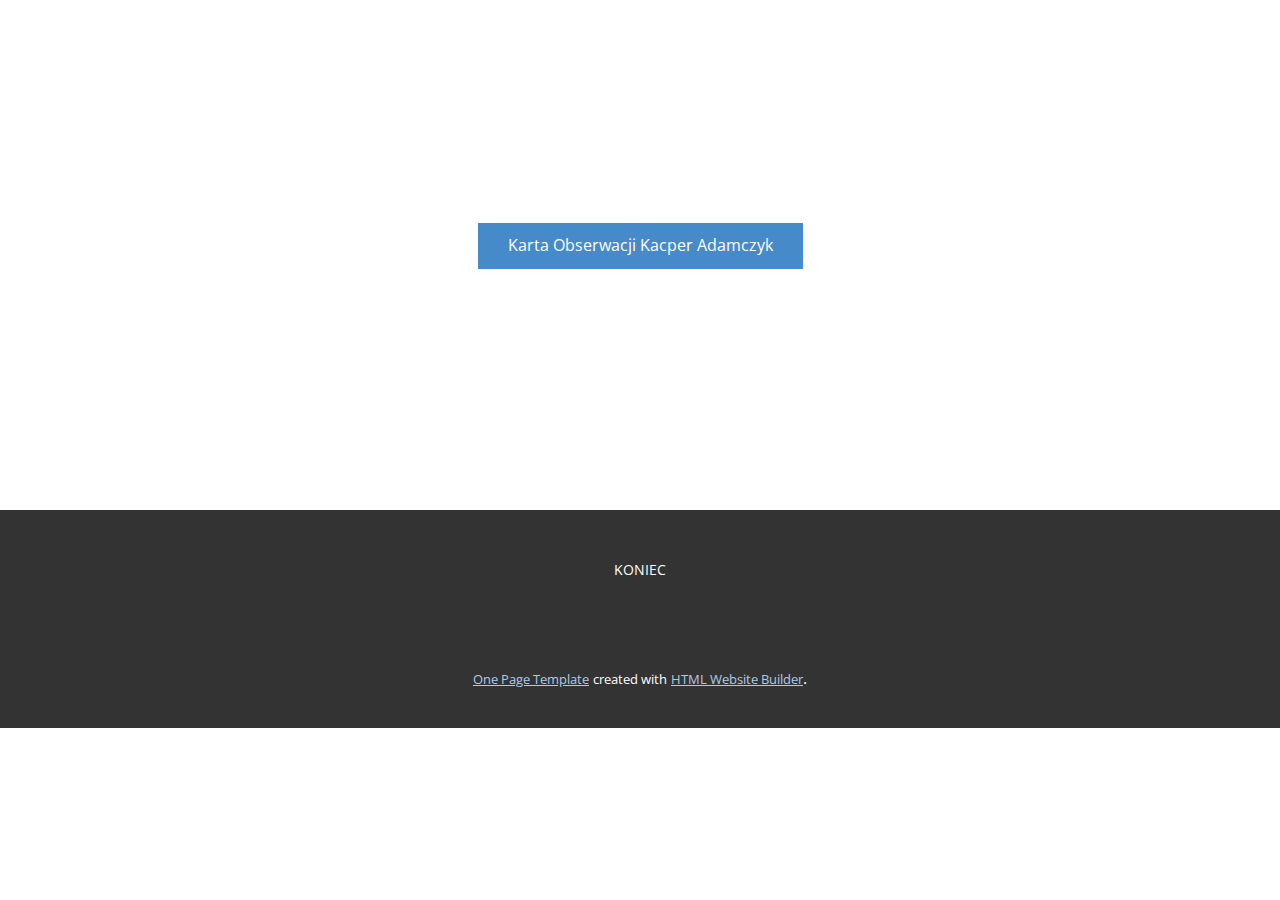
<file: Strona-1.html>
<!DOCTYPE html>
<html style="font-size: 16px;" lang="pl-PL">
  <head>
    <meta name="viewport" content="width=device-width, initial-scale=1.0">
    <meta charset="utf-8">
    <meta name="keywords" content="">
    <meta name="description" content="">
    <meta name="page_type" content="np-template-header-footer-from-plugin">
    <title>Strona 1</title>
    <link rel="stylesheet" href="nicepage.css" media="screen">
<link rel="stylesheet" href="Strona-1.css" media="screen">
    <script class="u-script" type="text/javascript" src="jquery.js" defer=""></script>
    <script class="u-script" type="text/javascript" src="nicepage.js" defer=""></script>
    <meta name="generator" content="Nicepage 3.25.0, nicepage.com">
    <link id="u-theme-google-font" rel="stylesheet" href="https://fonts.googleapis.com/css?family=Roboto:100,100i,300,300i,400,400i,500,500i,700,700i,900,900i|Open+Sans:300,300i,400,400i,600,600i,700,700i,800,800i">
    
    
    <script type="application/ld+json">{
		"@context": "http://schema.org",
		"@type": "Organization",
		"name": "Site1"
}</script>
    <meta name="theme-color" content="#478ac9">
    <meta property="og:title" content="Strona 1">
    <meta property="og:description" content="">
    <meta property="og:type" content="website">
  </head>
  <body class="u-body"><header class="u-clearfix u-header u-header" id="sec-da47"><div class="u-clearfix u-sheet u-sheet-1"></div></header>
    <section class="u-clearfix u-section-1" id="sec-07b0">
      <div class="u-clearfix u-sheet u-sheet-1">
        <a href="files/kjartaobserwacji.png" class="u-btn u-button-style u-file-link u-btn-1" target="_blank">Karta Obserwacji Kacper Adamczyk</a>
      </div>
    </section>
    
    
    <footer class="u-align-center u-clearfix u-footer u-grey-80 u-footer" id="sec-a483"><div class="u-clearfix u-sheet u-sheet-1">
        <p class="u-small-text u-text u-text-variant u-text-1">KONIEC</p>
      </div></footer>
    <section class="u-backlink u-clearfix u-grey-80">
      <a class="u-link" href="https://nicepage.com/one-page-template" target="_blank">
        <span>One Page Template</span>
      </a>
      <p class="u-text">
        <span>created with</span>
      </p>
      <a class="u-link" href="https://nicepage.com/html-website-builder" target="_blank">
        <span>HTML Website Builder</span>
      </a>. 
    </section>
  </body>
</html>
</file>
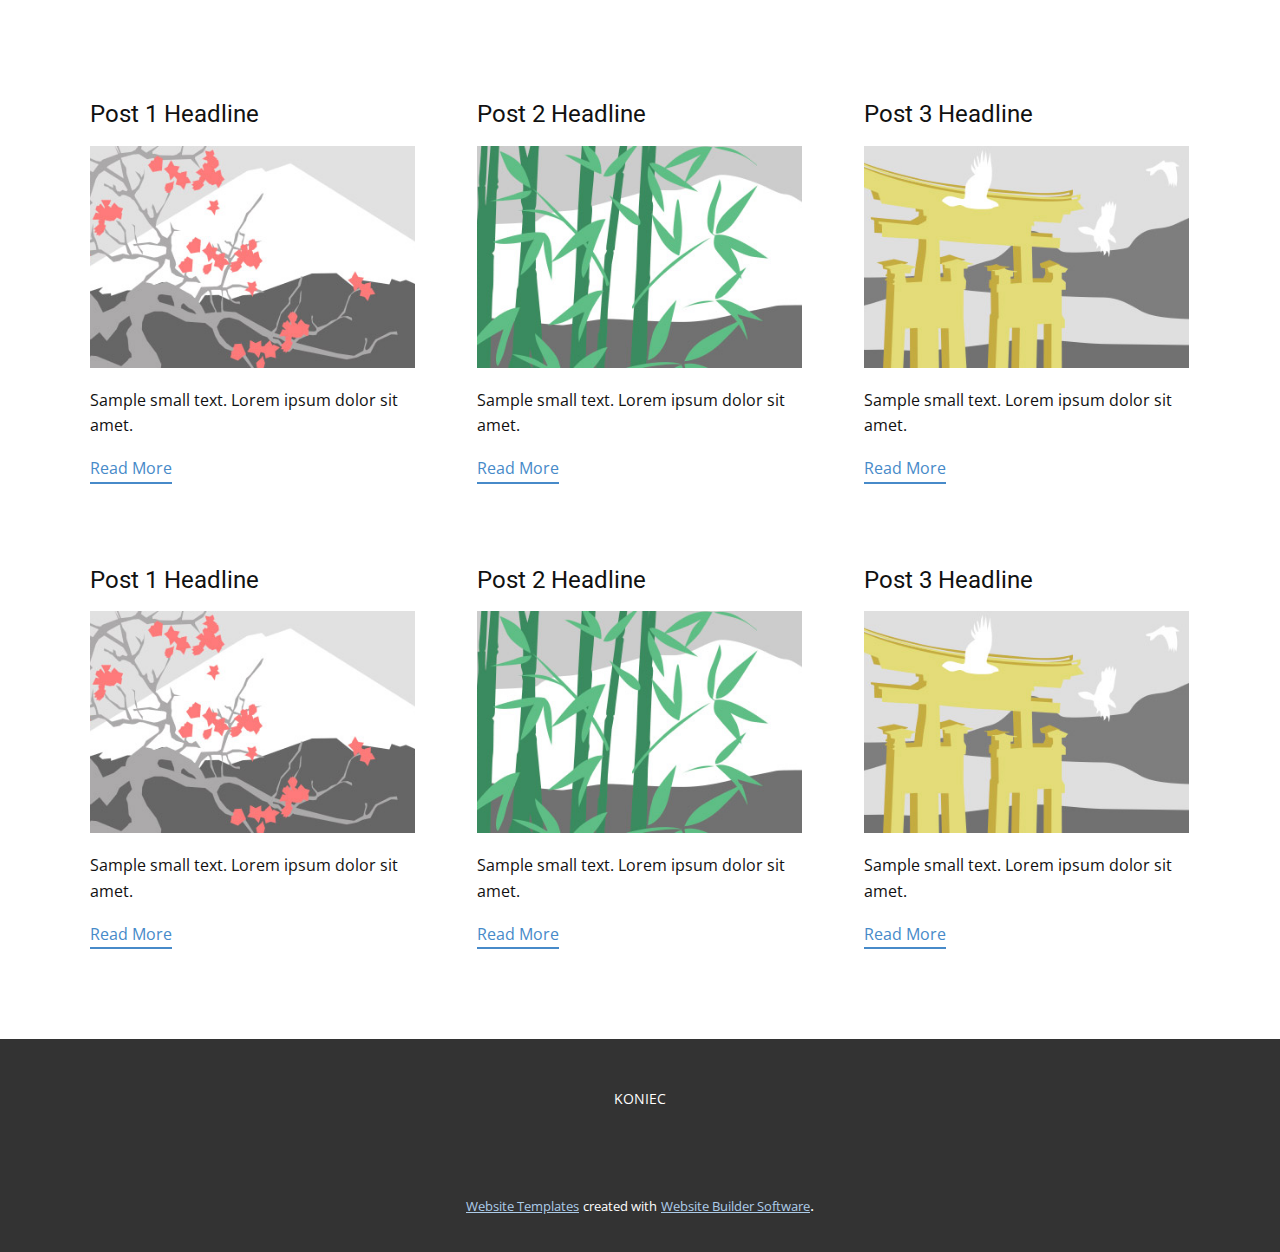
<file: blog/blog.html>
<html style="font-size: 16px;" lang="pl-PL"><head>
    <meta name="viewport" content="width=device-width, initial-scale=1.0">
    <meta charset="utf-8">
    <meta name="keywords" content="">
    <meta name="description" content="">
    <meta name="page_type" content="np-template-header-footer-from-plugin">
    <title>Blog Template</title>
    <link rel="stylesheet" href="../nicepage.css" media="screen">
<link rel="stylesheet" href="../Blog-Template.css" media="screen">
    <script class="u-script" type="text/javascript" src="../jquery.js" defer=""></script>
    <script class="u-script" type="text/javascript" src="../nicepage.js" defer=""></script>
    <meta name="generator" content="Nicepage 3.25.0, nicepage.com">
    <link id="u-theme-google-font" rel="stylesheet" href="https://fonts.googleapis.com/css?family=Roboto:100,100i,300,300i,400,400i,500,500i,700,700i,900,900i|Open+Sans:300,300i,400,400i,600,600i,700,700i,800,800i">
    
    
    <script type="application/ld+json">{
		"@context": "http://schema.org",
		"@type": "Organization",
		"name": "Site1"
}</script>
    <meta name="theme-color" content="#478ac9">
  </head>
  <body class="u-body"><header class="u-clearfix u-header u-header" id="sec-da47"><div class="u-clearfix u-sheet u-sheet-1"></div></header>
    <section class="u-clearfix u-section-1" id="sec-ddba">
      <div class="u-clearfix u-sheet u-valign-middle u-sheet-1"><!--blog--><!--blog_options_json--><!--{"type":"Recent","source":"","tags":"","count":""}--><!--/blog_options_json-->
        <div class="u-blog u-expanded-width u-repeater u-repeater-1"><!--blog_post-->
          <div class="u-blog-post u-container-style u-repeater-item u-white u-repeater-item-1">
            <div class="u-container-layout u-similar-container u-valign-top u-container-layout-1"><!--blog_post_header-->
              <h4 class="u-blog-control u-text u-text-1">
                <a class="u-post-header-link" href="../blog/post.html"><!--blog_post_header_content-->Post 1 Headline<!--/blog_post_header_content--></a>
              </h4><!--/blog_post_header--><!--blog_post_image-->
              <a class="u-post-header-link" href="../blog/post.html"><img alt="" class="u-blog-control u-expanded-width u-image u-image-default u-image-1" src="[data-uri]"></a><!--/blog_post_image--><!--blog_post_content-->
              <div class="u-blog-control u-post-content u-text u-text-2 fr-view">Sample small text. Lorem ipsum dolor sit amet.</div><!--/blog_post_content--><!--blog_post_readmore-->
              <a href="../blog/post.html" class="u-blog-control u-border-2 u-border-palette-1-base u-btn u-btn-rectangle u-button-style u-none u-btn-1"><!--blog_post_readmore_content--><!--options_json--><!--{"content":"Read More"}--><!--/options_json-->Read More<!--/blog_post_readmore_content--></a><!--/blog_post_readmore-->
            </div>
          </div><div class="u-blog-post u-container-style u-repeater-item u-video-cover u-white">
            <div class="u-container-layout u-similar-container u-valign-top u-container-layout-2"><!--blog_post_header-->
              <h4 class="u-blog-control u-text u-text-3">
                <a class="u-post-header-link" href="../blog/post-1.html"><!--blog_post_header_content-->Post 2 Headline<!--/blog_post_header_content--></a>
              </h4><!--/blog_post_header--><!--blog_post_image-->
              <a class="u-post-header-link" href="../blog/post-1.html"><img alt="" class="u-blog-control u-expanded-width u-image u-image-default u-image-2" src="[data-uri]"></a><!--/blog_post_image--><!--blog_post_content-->
              <div class="u-blog-control u-post-content u-text u-text-4 fr-view">Sample small text. Lorem ipsum dolor sit amet.</div><!--/blog_post_content--><!--blog_post_readmore-->
              <a href="../blog/post-1.html" class="u-blog-control u-border-2 u-border-palette-1-base u-btn u-btn-rectangle u-button-style u-none u-btn-2"><!--blog_post_readmore_content--><!--options_json--><!--{"content":"Read More"}--><!--/options_json-->Read More<!--/blog_post_readmore_content--></a><!--/blog_post_readmore-->
            </div>
          </div><div class="u-blog-post u-container-style u-repeater-item u-video-cover u-white">
            <div class="u-container-layout u-similar-container u-valign-top u-container-layout-3"><!--blog_post_header-->
              <h4 class="u-blog-control u-text u-text-5">
                <a class="u-post-header-link" href="../blog/post-2.html"><!--blog_post_header_content-->Post 3 Headline<!--/blog_post_header_content--></a>
              </h4><!--/blog_post_header--><!--blog_post_image-->
              <a class="u-post-header-link" href="../blog/post-2.html"><img alt="" class="u-blog-control u-expanded-width u-image u-image-default u-image-3" src="[data-uri]"></a><!--/blog_post_image--><!--blog_post_content-->
              <div class="u-blog-control u-post-content u-text u-text-6 fr-view">Sample small text. Lorem ipsum dolor sit amet.</div><!--/blog_post_content--><!--blog_post_readmore-->
              <a href="../blog/post-2.html" class="u-blog-control u-border-2 u-border-palette-1-base u-btn u-btn-rectangle u-button-style u-none u-btn-3"><!--blog_post_readmore_content--><!--options_json--><!--{"content":"Read More"}--><!--/options_json-->Read More<!--/blog_post_readmore_content--></a><!--/blog_post_readmore-->
            </div>
          </div><div class="u-blog-post u-container-style u-repeater-item u-white u-repeater-item-1">
            <div class="u-container-layout u-similar-container u-valign-top u-container-layout-1"><!--blog_post_header-->
              <h4 class="u-blog-control u-text u-text-1">
                <a class="u-post-header-link" href="../blog/post-3.html"><!--blog_post_header_content-->Post 1 Headline<!--/blog_post_header_content--></a>
              </h4><!--/blog_post_header--><!--blog_post_image-->
              <a class="u-post-header-link" href="../blog/post-3.html"><img alt="" class="u-blog-control u-expanded-width u-image u-image-default u-image-1" src="[data-uri]"></a><!--/blog_post_image--><!--blog_post_content-->
              <div class="u-blog-control u-post-content u-text u-text-2 fr-view">Sample small text. Lorem ipsum dolor sit amet.</div><!--/blog_post_content--><!--blog_post_readmore-->
              <a href="../blog/post-3.html" class="u-blog-control u-border-2 u-border-palette-1-base u-btn u-btn-rectangle u-button-style u-none u-btn-1"><!--blog_post_readmore_content--><!--options_json--><!--{"content":"Read More"}--><!--/options_json-->Read More<!--/blog_post_readmore_content--></a><!--/blog_post_readmore-->
            </div>
          </div><div class="u-blog-post u-container-style u-repeater-item u-video-cover u-white">
            <div class="u-container-layout u-similar-container u-valign-top u-container-layout-2"><!--blog_post_header-->
              <h4 class="u-blog-control u-text u-text-3">
                <a class="u-post-header-link" href="../blog/post-4.html"><!--blog_post_header_content-->Post 2 Headline<!--/blog_post_header_content--></a>
              </h4><!--/blog_post_header--><!--blog_post_image-->
              <a class="u-post-header-link" href="../blog/post-4.html"><img alt="" class="u-blog-control u-expanded-width u-image u-image-default u-image-2" src="[data-uri]"></a><!--/blog_post_image--><!--blog_post_content-->
              <div class="u-blog-control u-post-content u-text u-text-4 fr-view">Sample small text. Lorem ipsum dolor sit amet.</div><!--/blog_post_content--><!--blog_post_readmore-->
              <a href="../blog/post-4.html" class="u-blog-control u-border-2 u-border-palette-1-base u-btn u-btn-rectangle u-button-style u-none u-btn-2"><!--blog_post_readmore_content--><!--options_json--><!--{"content":"Read More"}--><!--/options_json-->Read More<!--/blog_post_readmore_content--></a><!--/blog_post_readmore-->
            </div>
          </div><div class="u-blog-post u-container-style u-repeater-item u-video-cover u-white">
            <div class="u-container-layout u-similar-container u-valign-top u-container-layout-3"><!--blog_post_header-->
              <h4 class="u-blog-control u-text u-text-5">
                <a class="u-post-header-link" href="../blog/post-5.html"><!--blog_post_header_content-->Post 3 Headline<!--/blog_post_header_content--></a>
              </h4><!--/blog_post_header--><!--blog_post_image-->
              <a class="u-post-header-link" href="../blog/post-5.html"><img alt="" class="u-blog-control u-expanded-width u-image u-image-default u-image-3" src="[data-uri]"></a><!--/blog_post_image--><!--blog_post_content-->
              <div class="u-blog-control u-post-content u-text u-text-6 fr-view">Sample small text. Lorem ipsum dolor sit amet.</div><!--/blog_post_content--><!--blog_post_readmore-->
              <a href="../blog/post-5.html" class="u-blog-control u-border-2 u-border-palette-1-base u-btn u-btn-rectangle u-button-style u-none u-btn-3"><!--blog_post_readmore_content--><!--options_json--><!--{"content":"Read More"}--><!--/options_json-->Read More<!--/blog_post_readmore_content--></a><!--/blog_post_readmore-->
            </div>
          </div><!--/blog_post--><!--blog_post-->
          <!--/blog_post--><!--blog_post-->
          <!--/blog_post-->
        </div><!--/blog-->
      </div>
    </section>
    
    
    <footer class="u-align-center u-clearfix u-footer u-grey-80 u-footer" id="sec-a483"><div class="u-clearfix u-sheet u-sheet-1">
        <p class="u-small-text u-text u-text-variant u-text-1">KONIEC</p>
      </div></footer>
    <section class="u-backlink u-clearfix u-grey-80">
      <a class="u-link" href="https://nicepage.com/website-templates" target="_blank">
        <span>Website Templates</span>
      </a>
      <p class="u-text">
        <span>created with</span>
      </p>
      <a class="u-link" href="https://nicepage.com/" target="_blank">
        <span>Website Builder Software</span>
      </a>. 
    </section>
  
</body></html>
</file>
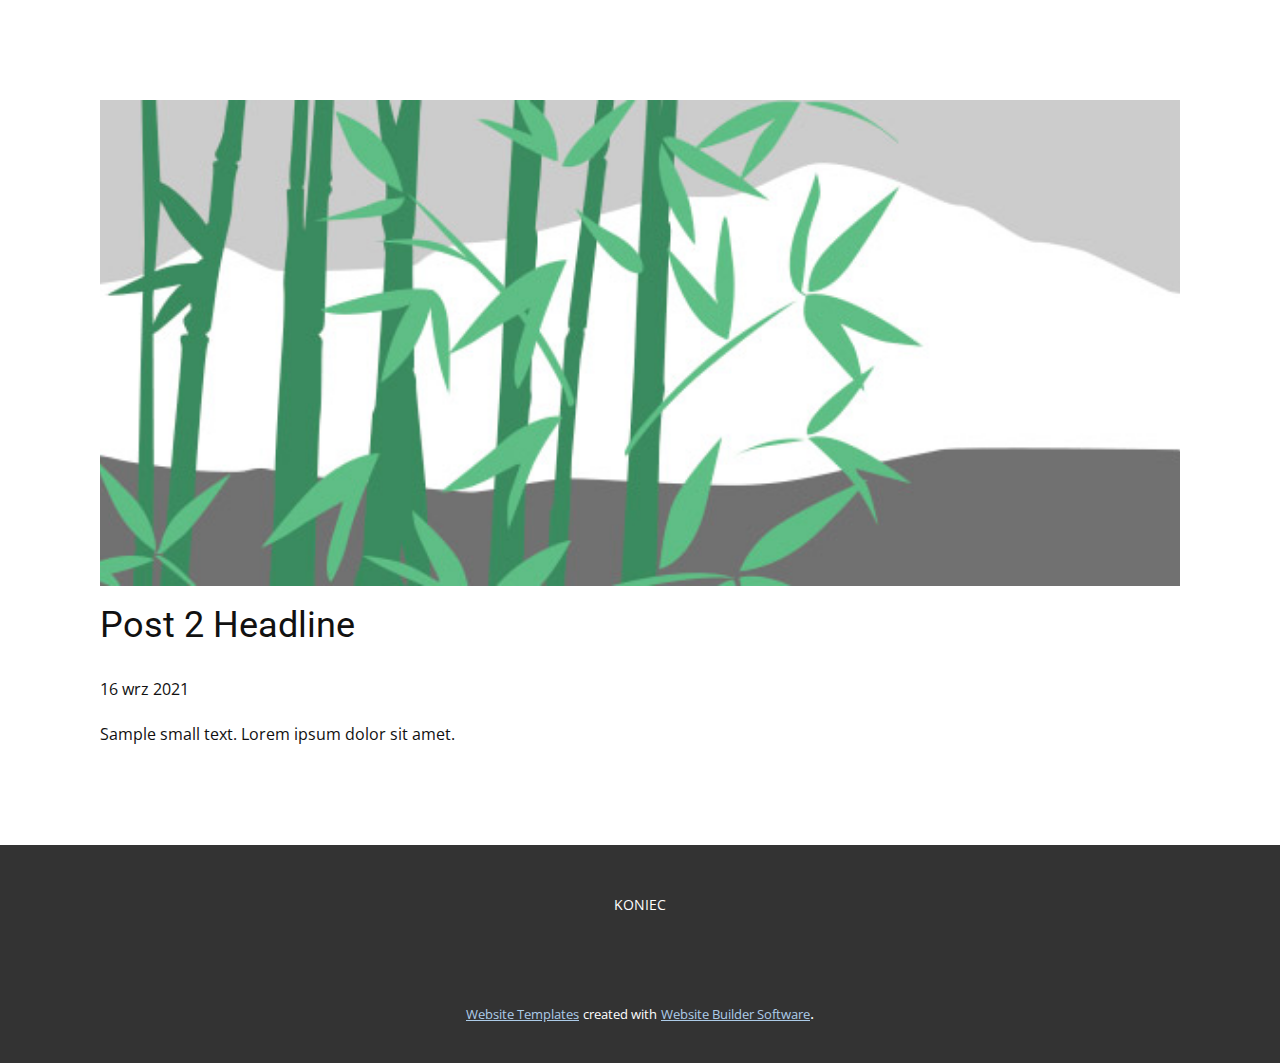
<file: blog/post-1.html>
<!doctype html>
<html style="font-size: 16px;" lang="pl-PL"><head>
    <meta name="viewport" content="width=device-width, initial-scale=1.0">
    <meta charset="utf-8">
    <meta name="keywords" content="Post 1 Headline">
    <meta name="description" content="">
    <meta name="page_type" content="np-template-header-footer-from-plugin">
    <title>Post 2 Headline</title>
    <link rel="stylesheet" href="../nicepage.css" media="screen">
<link rel="stylesheet" href="../Post-Template.css" media="screen">
    <script class="u-script" type="text/javascript" src="../jquery.js" defer=""></script>
    <script class="u-script" type="text/javascript" src="../nicepage.js" defer=""></script>
    <meta name="generator" content="Nicepage 3.25.0, nicepage.com">
    <link id="u-theme-google-font" rel="stylesheet" href="https://fonts.googleapis.com/css?family=Roboto:100,100i,300,300i,400,400i,500,500i,700,700i,900,900i|Open+Sans:300,300i,400,400i,600,600i,700,700i,800,800i">
    
    
    <script type="application/ld+json">{
		"@context": "http://schema.org",
		"@type": "Organization",
		"name": "Site1"
}</script>
    <meta name="theme-color" content="#478ac9">
  </head>
  <body class="u-body"><header class="u-clearfix u-header u-header" id="sec-da47"><div class="u-clearfix u-sheet u-sheet-1"></div></header>
    <section class="u-align-center u-clearfix u-section-1" id="sec-475c">
      <div class="u-clearfix u-sheet u-valign-middle-md u-valign-middle-sm u-valign-middle-xs u-sheet-1"><!--post_details--><!--post_details_options_json--><!--{"source":""}--><!--/post_details_options_json--><!--blog_post-->
        <div class="u-container-style u-expanded-width u-post-details u-post-details-1">
          <div class="u-container-layout u-valign-middle u-container-layout-1"><!--blog_post_image-->
            <img alt="" class="u-blog-control u-expanded-width u-image u-image-default u-image-1" src="[data-uri]"><!--/blog_post_image--><!--blog_post_header-->
            <h2 class="u-blog-control u-text u-text-1">Post 2 Headline</h2><!--/blog_post_header--><!--blog_post_metadata-->
            <div class="u-blog-control u-metadata u-metadata-1"><!--blog_post_metadata_date-->
              <span class="u-meta-date u-meta-icon">16 wrz 2021</span><!--/blog_post_metadata_date--><!--blog_post_metadata_category-->
              <!--/blog_post_metadata_category--><!--blog_post_metadata_comments-->
              <!--/blog_post_metadata_comments-->
            </div><!--/blog_post_metadata--><!--blog_post_content-->
            <div class="u-align-justify u-blog-control u-post-content u-text u-text-2 fr-view">
  Sample small text. Lorem ipsum dolor sit amet.
  </div><!--/blog_post_content-->
          </div>
        </div><!--/blog_post--><!--/post_details-->
      </div>
    </section>
    
    
    <footer class="u-align-center u-clearfix u-footer u-grey-80 u-footer" id="sec-a483"><div class="u-clearfix u-sheet u-sheet-1">
        <p class="u-small-text u-text u-text-variant u-text-1">KONIEC</p>
      </div></footer>
    <section class="u-backlink u-clearfix u-grey-80">
      <a class="u-link" href="https://nicepage.com/website-templates" target="_blank">
        <span>Website Templates</span>
      </a>
      <p class="u-text">
        <span>created with</span>
      </p>
      <a class="u-link" href="https://nicepage.com/" target="_blank">
        <span>Website Builder Software</span>
      </a>. 
    </section>
  
</body></html>
</file>
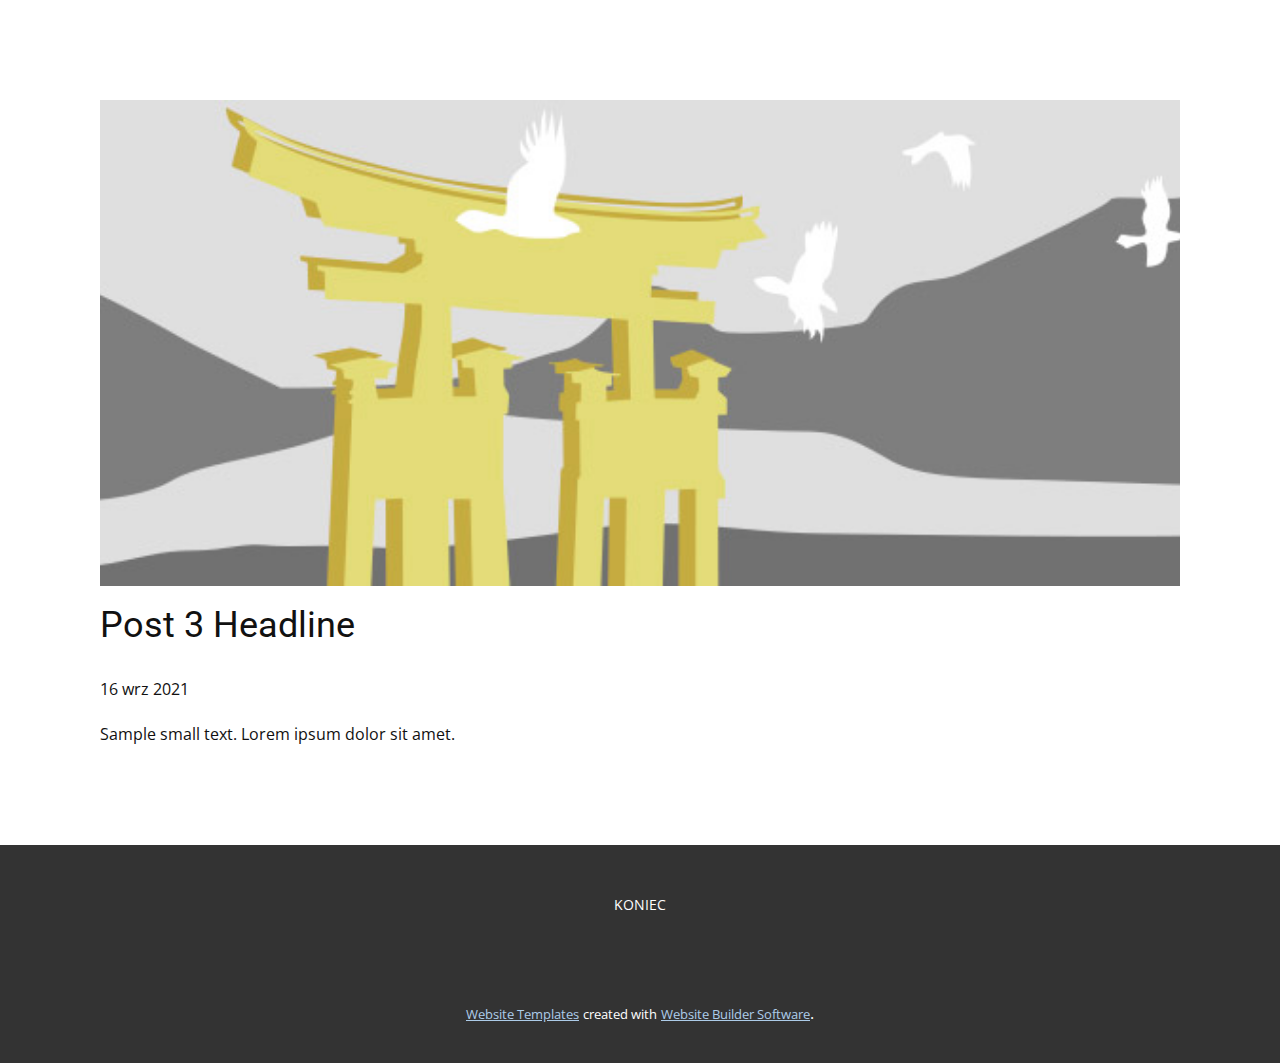
<file: blog/post-2.html>
<!doctype html>
<html style="font-size: 16px;" lang="pl-PL"><head>
    <meta name="viewport" content="width=device-width, initial-scale=1.0">
    <meta charset="utf-8">
    <meta name="keywords" content="Post 1 Headline">
    <meta name="description" content="">
    <meta name="page_type" content="np-template-header-footer-from-plugin">
    <title>Post 3 Headline</title>
    <link rel="stylesheet" href="../nicepage.css" media="screen">
<link rel="stylesheet" href="../Post-Template.css" media="screen">
    <script class="u-script" type="text/javascript" src="../jquery.js" defer=""></script>
    <script class="u-script" type="text/javascript" src="../nicepage.js" defer=""></script>
    <meta name="generator" content="Nicepage 3.25.0, nicepage.com">
    <link id="u-theme-google-font" rel="stylesheet" href="https://fonts.googleapis.com/css?family=Roboto:100,100i,300,300i,400,400i,500,500i,700,700i,900,900i|Open+Sans:300,300i,400,400i,600,600i,700,700i,800,800i">
    
    
    <script type="application/ld+json">{
		"@context": "http://schema.org",
		"@type": "Organization",
		"name": "Site1"
}</script>
    <meta name="theme-color" content="#478ac9">
  </head>
  <body class="u-body"><header class="u-clearfix u-header u-header" id="sec-da47"><div class="u-clearfix u-sheet u-sheet-1"></div></header>
    <section class="u-align-center u-clearfix u-section-1" id="sec-475c">
      <div class="u-clearfix u-sheet u-valign-middle-md u-valign-middle-sm u-valign-middle-xs u-sheet-1"><!--post_details--><!--post_details_options_json--><!--{"source":""}--><!--/post_details_options_json--><!--blog_post-->
        <div class="u-container-style u-expanded-width u-post-details u-post-details-1">
          <div class="u-container-layout u-valign-middle u-container-layout-1"><!--blog_post_image-->
            <img alt="" class="u-blog-control u-expanded-width u-image u-image-default u-image-1" src="[data-uri]"><!--/blog_post_image--><!--blog_post_header-->
            <h2 class="u-blog-control u-text u-text-1">Post 3 Headline</h2><!--/blog_post_header--><!--blog_post_metadata-->
            <div class="u-blog-control u-metadata u-metadata-1"><!--blog_post_metadata_date-->
              <span class="u-meta-date u-meta-icon">16 wrz 2021</span><!--/blog_post_metadata_date--><!--blog_post_metadata_category-->
              <!--/blog_post_metadata_category--><!--blog_post_metadata_comments-->
              <!--/blog_post_metadata_comments-->
            </div><!--/blog_post_metadata--><!--blog_post_content-->
            <div class="u-align-justify u-blog-control u-post-content u-text u-text-2 fr-view">
  Sample small text. Lorem ipsum dolor sit amet.
  </div><!--/blog_post_content-->
          </div>
        </div><!--/blog_post--><!--/post_details-->
      </div>
    </section>
    
    
    <footer class="u-align-center u-clearfix u-footer u-grey-80 u-footer" id="sec-a483"><div class="u-clearfix u-sheet u-sheet-1">
        <p class="u-small-text u-text u-text-variant u-text-1">KONIEC</p>
      </div></footer>
    <section class="u-backlink u-clearfix u-grey-80">
      <a class="u-link" href="https://nicepage.com/website-templates" target="_blank">
        <span>Website Templates</span>
      </a>
      <p class="u-text">
        <span>created with</span>
      </p>
      <a class="u-link" href="https://nicepage.com/" target="_blank">
        <span>Website Builder Software</span>
      </a>. 
    </section>
  
</body></html>
</file>
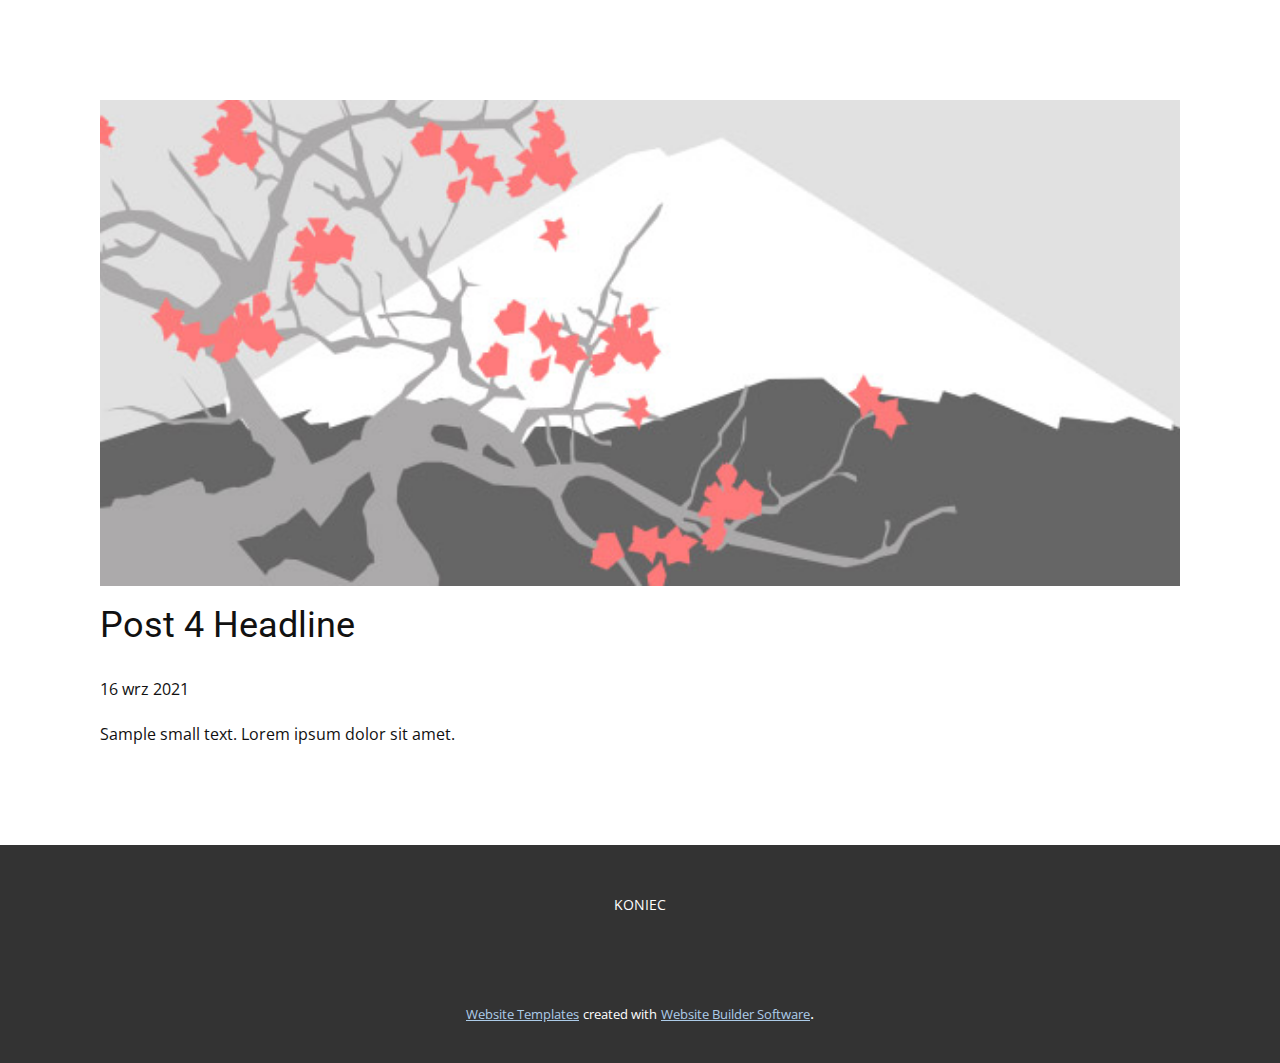
<file: blog/post-3.html>
<!doctype html>
<html style="font-size: 16px;" lang="pl-PL"><head>
    <meta name="viewport" content="width=device-width, initial-scale=1.0">
    <meta charset="utf-8">
    <meta name="keywords" content="Post 1 Headline">
    <meta name="description" content="">
    <meta name="page_type" content="np-template-header-footer-from-plugin">
    <title>Post 4 Headline</title>
    <link rel="stylesheet" href="../nicepage.css" media="screen">
<link rel="stylesheet" href="../Post-Template.css" media="screen">
    <script class="u-script" type="text/javascript" src="../jquery.js" defer=""></script>
    <script class="u-script" type="text/javascript" src="../nicepage.js" defer=""></script>
    <meta name="generator" content="Nicepage 3.25.0, nicepage.com">
    <link id="u-theme-google-font" rel="stylesheet" href="https://fonts.googleapis.com/css?family=Roboto:100,100i,300,300i,400,400i,500,500i,700,700i,900,900i|Open+Sans:300,300i,400,400i,600,600i,700,700i,800,800i">
    
    
    <script type="application/ld+json">{
		"@context": "http://schema.org",
		"@type": "Organization",
		"name": "Site1"
}</script>
    <meta name="theme-color" content="#478ac9">
  </head>
  <body class="u-body"><header class="u-clearfix u-header u-header" id="sec-da47"><div class="u-clearfix u-sheet u-sheet-1"></div></header>
    <section class="u-align-center u-clearfix u-section-1" id="sec-475c">
      <div class="u-clearfix u-sheet u-valign-middle-md u-valign-middle-sm u-valign-middle-xs u-sheet-1"><!--post_details--><!--post_details_options_json--><!--{"source":""}--><!--/post_details_options_json--><!--blog_post-->
        <div class="u-container-style u-expanded-width u-post-details u-post-details-1">
          <div class="u-container-layout u-valign-middle u-container-layout-1"><!--blog_post_image-->
            <img alt="" class="u-blog-control u-expanded-width u-image u-image-default u-image-1" src="[data-uri]"><!--/blog_post_image--><!--blog_post_header-->
            <h2 class="u-blog-control u-text u-text-1">Post 4 Headline</h2><!--/blog_post_header--><!--blog_post_metadata-->
            <div class="u-blog-control u-metadata u-metadata-1"><!--blog_post_metadata_date-->
              <span class="u-meta-date u-meta-icon">16 wrz 2021</span><!--/blog_post_metadata_date--><!--blog_post_metadata_category-->
              <!--/blog_post_metadata_category--><!--blog_post_metadata_comments-->
              <!--/blog_post_metadata_comments-->
            </div><!--/blog_post_metadata--><!--blog_post_content-->
            <div class="u-align-justify u-blog-control u-post-content u-text u-text-2 fr-view">
  Sample small text. Lorem ipsum dolor sit amet.
  </div><!--/blog_post_content-->
          </div>
        </div><!--/blog_post--><!--/post_details-->
      </div>
    </section>
    
    
    <footer class="u-align-center u-clearfix u-footer u-grey-80 u-footer" id="sec-a483"><div class="u-clearfix u-sheet u-sheet-1">
        <p class="u-small-text u-text u-text-variant u-text-1">KONIEC</p>
      </div></footer>
    <section class="u-backlink u-clearfix u-grey-80">
      <a class="u-link" href="https://nicepage.com/website-templates" target="_blank">
        <span>Website Templates</span>
      </a>
      <p class="u-text">
        <span>created with</span>
      </p>
      <a class="u-link" href="https://nicepage.com/" target="_blank">
        <span>Website Builder Software</span>
      </a>. 
    </section>
  
</body></html>
</file>
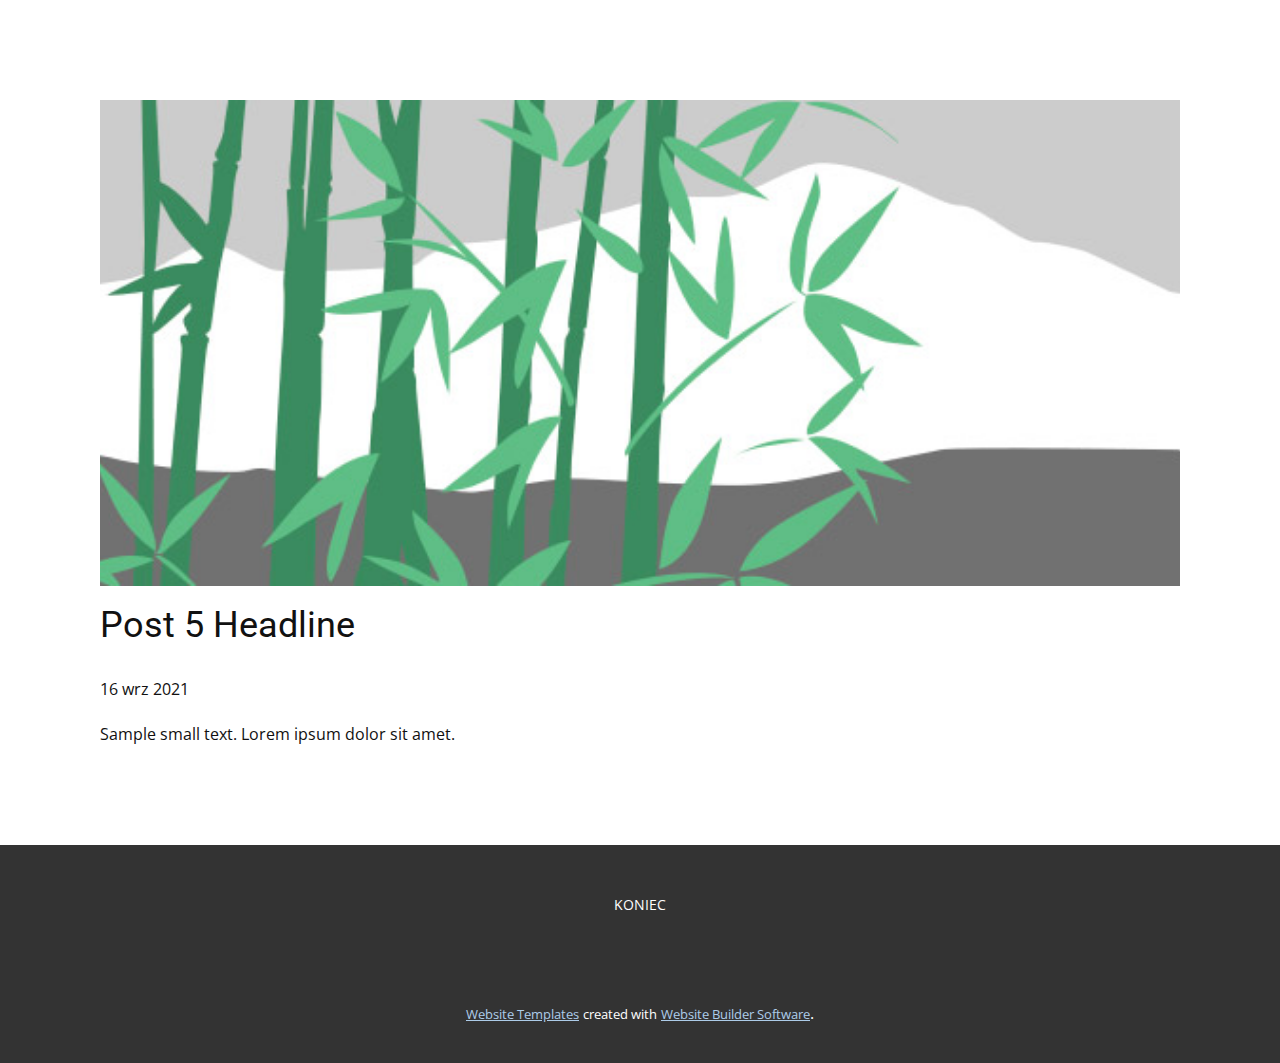
<file: blog/post-4.html>
<!doctype html>
<html style="font-size: 16px;" lang="pl-PL"><head>
    <meta name="viewport" content="width=device-width, initial-scale=1.0">
    <meta charset="utf-8">
    <meta name="keywords" content="Post 1 Headline">
    <meta name="description" content="">
    <meta name="page_type" content="np-template-header-footer-from-plugin">
    <title>Post 5 Headline</title>
    <link rel="stylesheet" href="../nicepage.css" media="screen">
<link rel="stylesheet" href="../Post-Template.css" media="screen">
    <script class="u-script" type="text/javascript" src="../jquery.js" defer=""></script>
    <script class="u-script" type="text/javascript" src="../nicepage.js" defer=""></script>
    <meta name="generator" content="Nicepage 3.25.0, nicepage.com">
    <link id="u-theme-google-font" rel="stylesheet" href="https://fonts.googleapis.com/css?family=Roboto:100,100i,300,300i,400,400i,500,500i,700,700i,900,900i|Open+Sans:300,300i,400,400i,600,600i,700,700i,800,800i">
    
    
    <script type="application/ld+json">{
		"@context": "http://schema.org",
		"@type": "Organization",
		"name": "Site1"
}</script>
    <meta name="theme-color" content="#478ac9">
  </head>
  <body class="u-body"><header class="u-clearfix u-header u-header" id="sec-da47"><div class="u-clearfix u-sheet u-sheet-1"></div></header>
    <section class="u-align-center u-clearfix u-section-1" id="sec-475c">
      <div class="u-clearfix u-sheet u-valign-middle-md u-valign-middle-sm u-valign-middle-xs u-sheet-1"><!--post_details--><!--post_details_options_json--><!--{"source":""}--><!--/post_details_options_json--><!--blog_post-->
        <div class="u-container-style u-expanded-width u-post-details u-post-details-1">
          <div class="u-container-layout u-valign-middle u-container-layout-1"><!--blog_post_image-->
            <img alt="" class="u-blog-control u-expanded-width u-image u-image-default u-image-1" src="[data-uri]"><!--/blog_post_image--><!--blog_post_header-->
            <h2 class="u-blog-control u-text u-text-1">Post 5 Headline</h2><!--/blog_post_header--><!--blog_post_metadata-->
            <div class="u-blog-control u-metadata u-metadata-1"><!--blog_post_metadata_date-->
              <span class="u-meta-date u-meta-icon">16 wrz 2021</span><!--/blog_post_metadata_date--><!--blog_post_metadata_category-->
              <!--/blog_post_metadata_category--><!--blog_post_metadata_comments-->
              <!--/blog_post_metadata_comments-->
            </div><!--/blog_post_metadata--><!--blog_post_content-->
            <div class="u-align-justify u-blog-control u-post-content u-text u-text-2 fr-view">
  Sample small text. Lorem ipsum dolor sit amet.
  </div><!--/blog_post_content-->
          </div>
        </div><!--/blog_post--><!--/post_details-->
      </div>
    </section>
    
    
    <footer class="u-align-center u-clearfix u-footer u-grey-80 u-footer" id="sec-a483"><div class="u-clearfix u-sheet u-sheet-1">
        <p class="u-small-text u-text u-text-variant u-text-1">KONIEC</p>
      </div></footer>
    <section class="u-backlink u-clearfix u-grey-80">
      <a class="u-link" href="https://nicepage.com/website-templates" target="_blank">
        <span>Website Templates</span>
      </a>
      <p class="u-text">
        <span>created with</span>
      </p>
      <a class="u-link" href="https://nicepage.com/" target="_blank">
        <span>Website Builder Software</span>
      </a>. 
    </section>
  
</body></html>
</file>
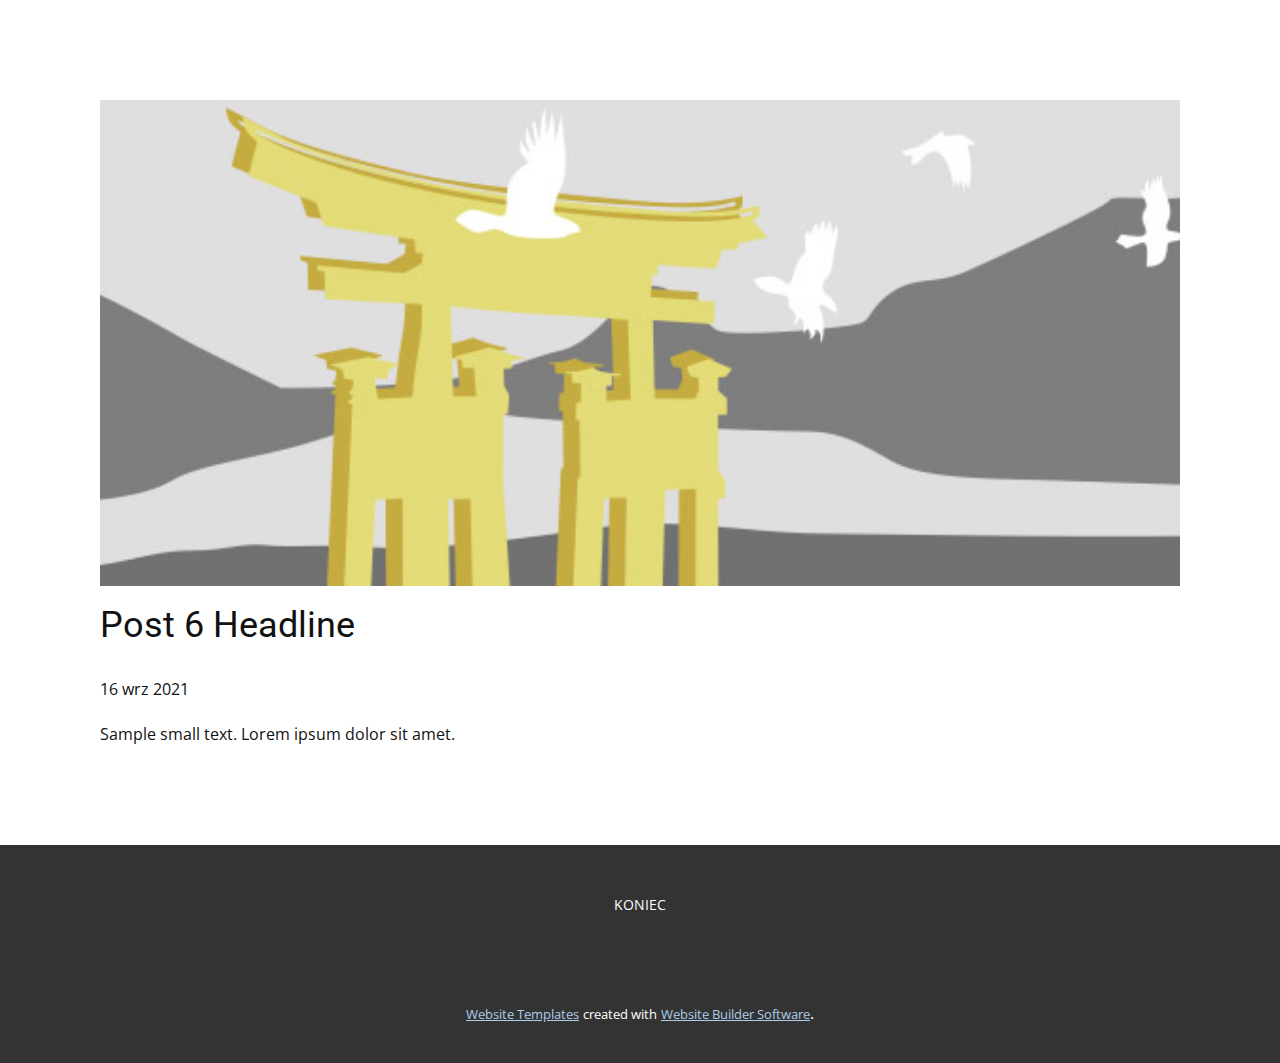
<file: blog/post-5.html>
<!doctype html>
<html style="font-size: 16px;" lang="pl-PL"><head>
    <meta name="viewport" content="width=device-width, initial-scale=1.0">
    <meta charset="utf-8">
    <meta name="keywords" content="Post 1 Headline">
    <meta name="description" content="">
    <meta name="page_type" content="np-template-header-footer-from-plugin">
    <title>Post 6 Headline</title>
    <link rel="stylesheet" href="../nicepage.css" media="screen">
<link rel="stylesheet" href="../Post-Template.css" media="screen">
    <script class="u-script" type="text/javascript" src="../jquery.js" defer=""></script>
    <script class="u-script" type="text/javascript" src="../nicepage.js" defer=""></script>
    <meta name="generator" content="Nicepage 3.25.0, nicepage.com">
    <link id="u-theme-google-font" rel="stylesheet" href="https://fonts.googleapis.com/css?family=Roboto:100,100i,300,300i,400,400i,500,500i,700,700i,900,900i|Open+Sans:300,300i,400,400i,600,600i,700,700i,800,800i">
    
    
    <script type="application/ld+json">{
		"@context": "http://schema.org",
		"@type": "Organization",
		"name": "Site1"
}</script>
    <meta name="theme-color" content="#478ac9">
  </head>
  <body class="u-body"><header class="u-clearfix u-header u-header" id="sec-da47"><div class="u-clearfix u-sheet u-sheet-1"></div></header>
    <section class="u-align-center u-clearfix u-section-1" id="sec-475c">
      <div class="u-clearfix u-sheet u-valign-middle-md u-valign-middle-sm u-valign-middle-xs u-sheet-1"><!--post_details--><!--post_details_options_json--><!--{"source":""}--><!--/post_details_options_json--><!--blog_post-->
        <div class="u-container-style u-expanded-width u-post-details u-post-details-1">
          <div class="u-container-layout u-valign-middle u-container-layout-1"><!--blog_post_image-->
            <img alt="" class="u-blog-control u-expanded-width u-image u-image-default u-image-1" src="[data-uri]"><!--/blog_post_image--><!--blog_post_header-->
            <h2 class="u-blog-control u-text u-text-1">Post 6 Headline</h2><!--/blog_post_header--><!--blog_post_metadata-->
            <div class="u-blog-control u-metadata u-metadata-1"><!--blog_post_metadata_date-->
              <span class="u-meta-date u-meta-icon">16 wrz 2021</span><!--/blog_post_metadata_date--><!--blog_post_metadata_category-->
              <!--/blog_post_metadata_category--><!--blog_post_metadata_comments-->
              <!--/blog_post_metadata_comments-->
            </div><!--/blog_post_metadata--><!--blog_post_content-->
            <div class="u-align-justify u-blog-control u-post-content u-text u-text-2 fr-view">
  Sample small text. Lorem ipsum dolor sit amet.
  </div><!--/blog_post_content-->
          </div>
        </div><!--/blog_post--><!--/post_details-->
      </div>
    </section>
    
    
    <footer class="u-align-center u-clearfix u-footer u-grey-80 u-footer" id="sec-a483"><div class="u-clearfix u-sheet u-sheet-1">
        <p class="u-small-text u-text u-text-variant u-text-1">KONIEC</p>
      </div></footer>
    <section class="u-backlink u-clearfix u-grey-80">
      <a class="u-link" href="https://nicepage.com/website-templates" target="_blank">
        <span>Website Templates</span>
      </a>
      <p class="u-text">
        <span>created with</span>
      </p>
      <a class="u-link" href="https://nicepage.com/" target="_blank">
        <span>Website Builder Software</span>
      </a>. 
    </section>
  
</body></html>
</file>
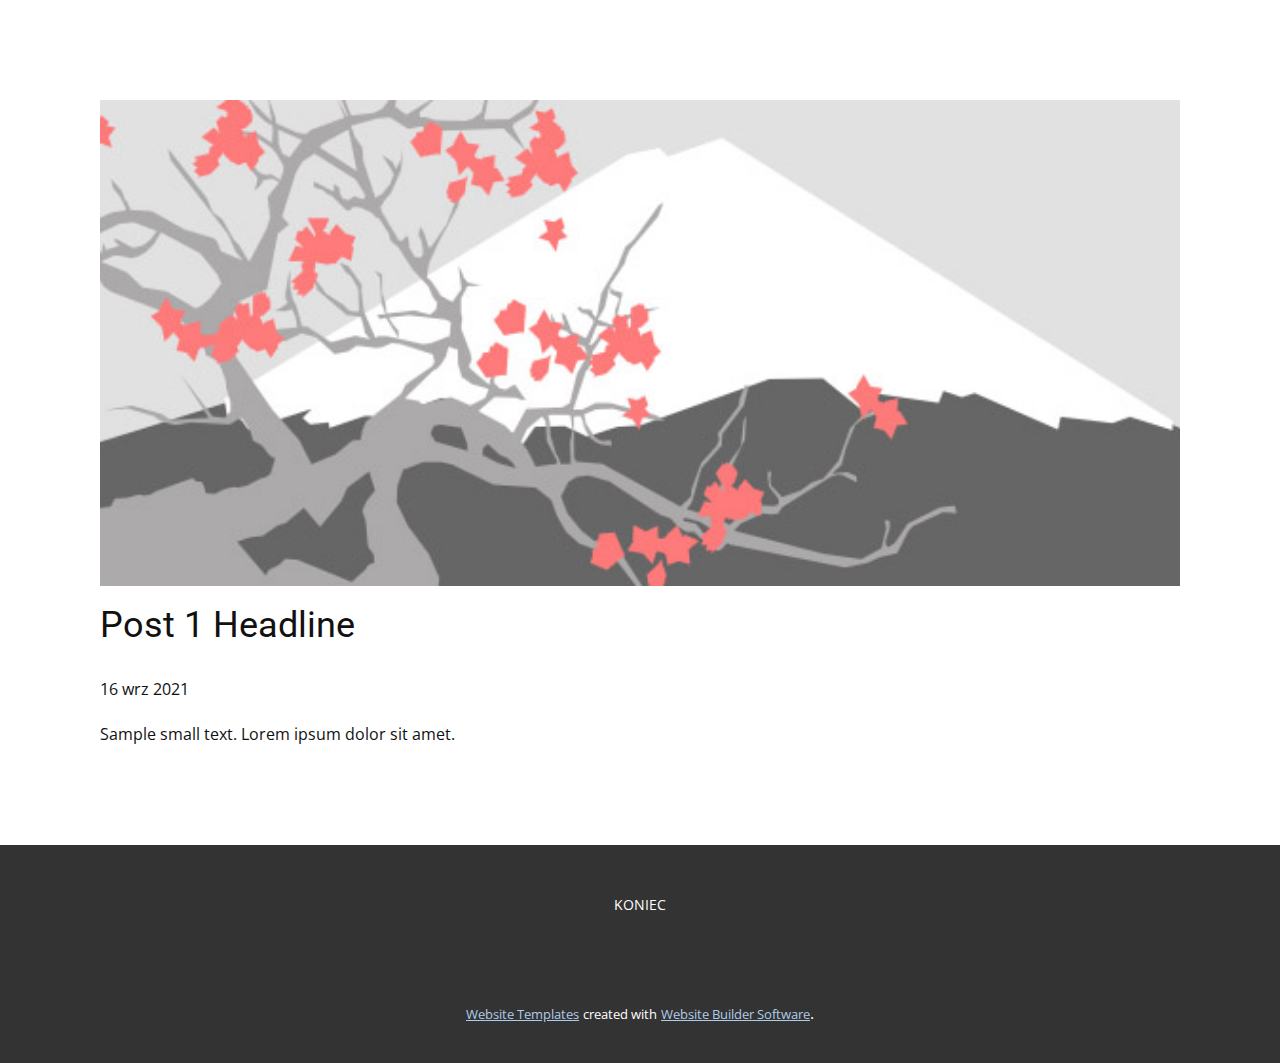
<file: blog/post.html>
<!doctype html>
<html style="font-size: 16px;" lang="pl-PL"><head>
    <meta name="viewport" content="width=device-width, initial-scale=1.0">
    <meta charset="utf-8">
    <meta name="keywords" content="Post 1 Headline">
    <meta name="description" content="">
    <meta name="page_type" content="np-template-header-footer-from-plugin">
    <title>Post 1 Headline</title>
    <link rel="stylesheet" href="../nicepage.css" media="screen">
<link rel="stylesheet" href="../Post-Template.css" media="screen">
    <script class="u-script" type="text/javascript" src="../jquery.js" defer=""></script>
    <script class="u-script" type="text/javascript" src="../nicepage.js" defer=""></script>
    <meta name="generator" content="Nicepage 3.25.0, nicepage.com">
    <link id="u-theme-google-font" rel="stylesheet" href="https://fonts.googleapis.com/css?family=Roboto:100,100i,300,300i,400,400i,500,500i,700,700i,900,900i|Open+Sans:300,300i,400,400i,600,600i,700,700i,800,800i">
    
    
    <script type="application/ld+json">{
		"@context": "http://schema.org",
		"@type": "Organization",
		"name": "Site1"
}</script>
    <meta name="theme-color" content="#478ac9">
  </head>
  <body class="u-body"><header class="u-clearfix u-header u-header" id="sec-da47"><div class="u-clearfix u-sheet u-sheet-1"></div></header>
    <section class="u-align-center u-clearfix u-section-1" id="sec-475c">
      <div class="u-clearfix u-sheet u-valign-middle-md u-valign-middle-sm u-valign-middle-xs u-sheet-1"><!--post_details--><!--post_details_options_json--><!--{"source":""}--><!--/post_details_options_json--><!--blog_post-->
        <div class="u-container-style u-expanded-width u-post-details u-post-details-1">
          <div class="u-container-layout u-valign-middle u-container-layout-1"><!--blog_post_image-->
            <img alt="" class="u-blog-control u-expanded-width u-image u-image-default u-image-1" src="[data-uri]"><!--/blog_post_image--><!--blog_post_header-->
            <h2 class="u-blog-control u-text u-text-1">Post 1 Headline</h2><!--/blog_post_header--><!--blog_post_metadata-->
            <div class="u-blog-control u-metadata u-metadata-1"><!--blog_post_metadata_date-->
              <span class="u-meta-date u-meta-icon">16 wrz 2021</span><!--/blog_post_metadata_date--><!--blog_post_metadata_category-->
              <!--/blog_post_metadata_category--><!--blog_post_metadata_comments-->
              <!--/blog_post_metadata_comments-->
            </div><!--/blog_post_metadata--><!--blog_post_content-->
            <div class="u-align-justify u-blog-control u-post-content u-text u-text-2 fr-view">
  Sample small text. Lorem ipsum dolor sit amet.
  </div><!--/blog_post_content-->
          </div>
        </div><!--/blog_post--><!--/post_details-->
      </div>
    </section>
    
    
    <footer class="u-align-center u-clearfix u-footer u-grey-80 u-footer" id="sec-a483"><div class="u-clearfix u-sheet u-sheet-1">
        <p class="u-small-text u-text u-text-variant u-text-1">KONIEC</p>
      </div></footer>
    <section class="u-backlink u-clearfix u-grey-80">
      <a class="u-link" href="https://nicepage.com/website-templates" target="_blank">
        <span>Website Templates</span>
      </a>
      <p class="u-text">
        <span>created with</span>
      </p>
      <a class="u-link" href="https://nicepage.com/" target="_blank">
        <span>Website Builder Software</span>
      </a>. 
    </section>
  
</body></html>
</file>
